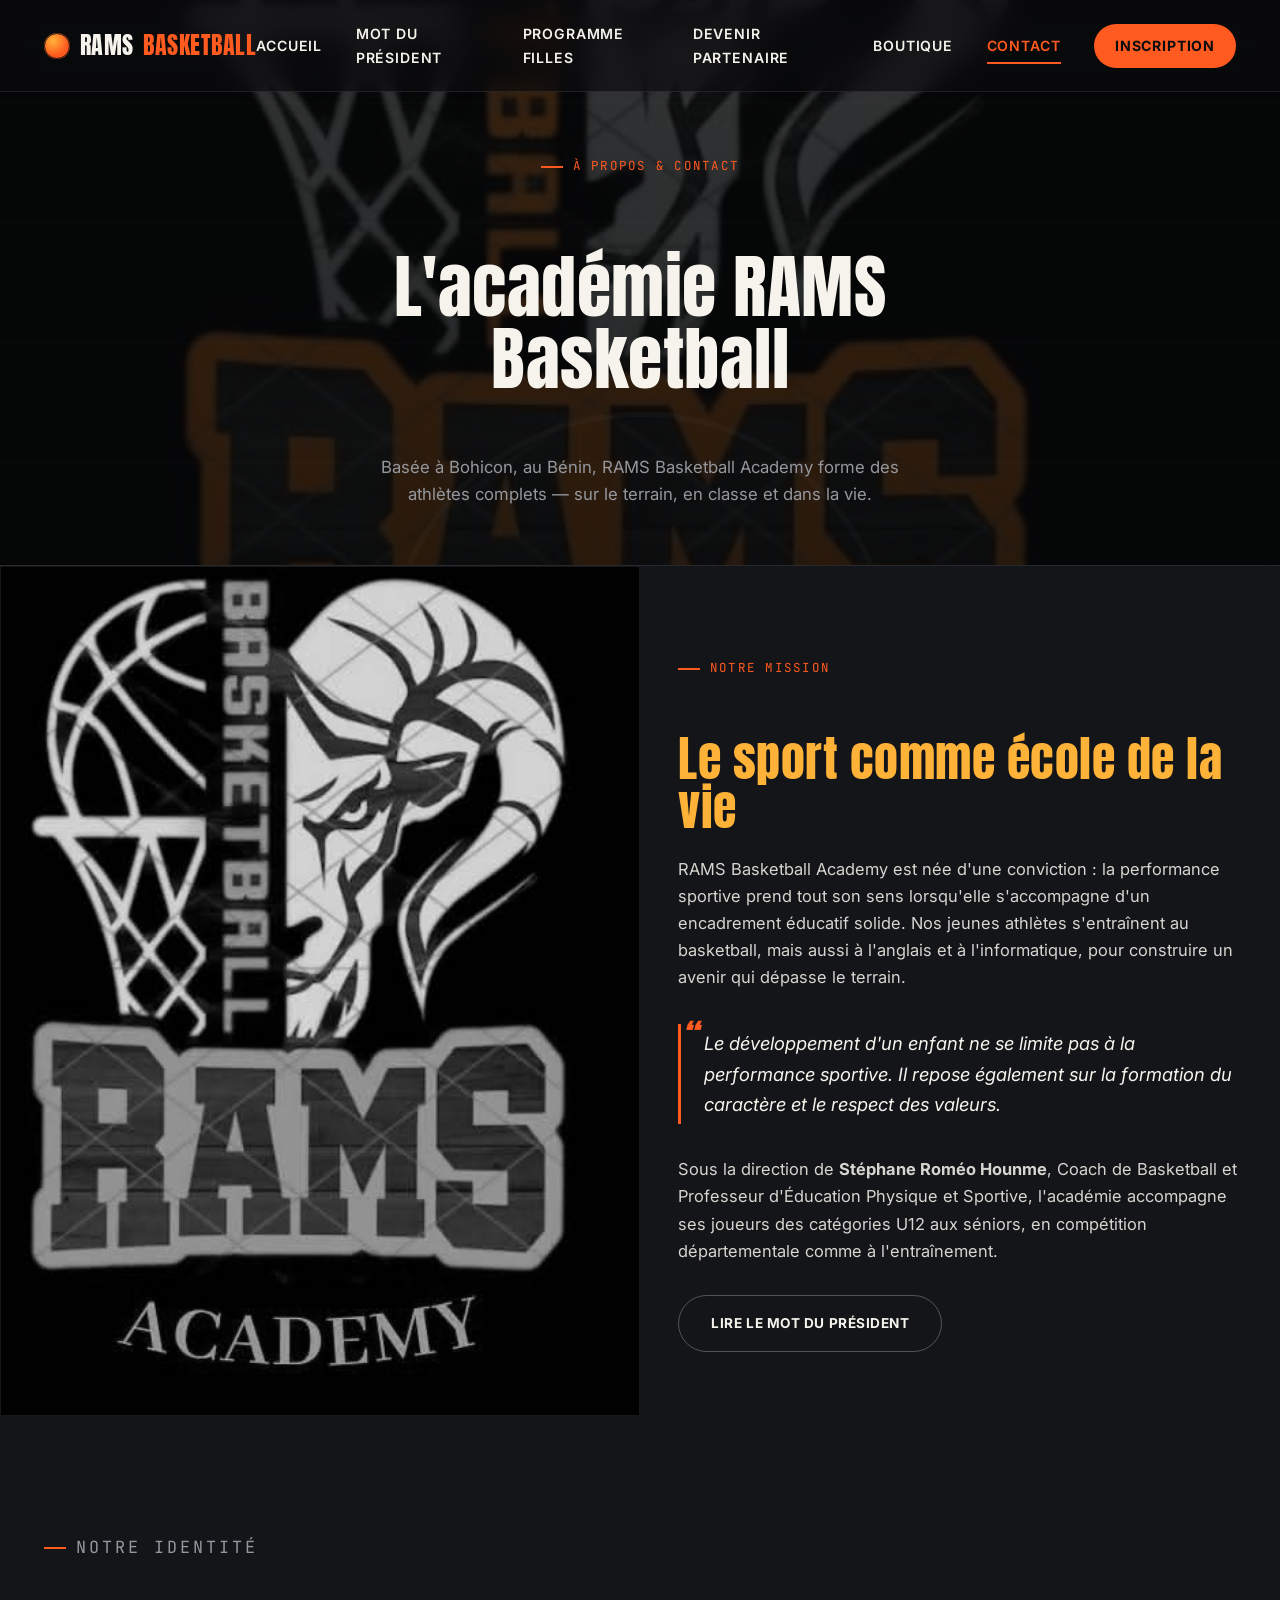
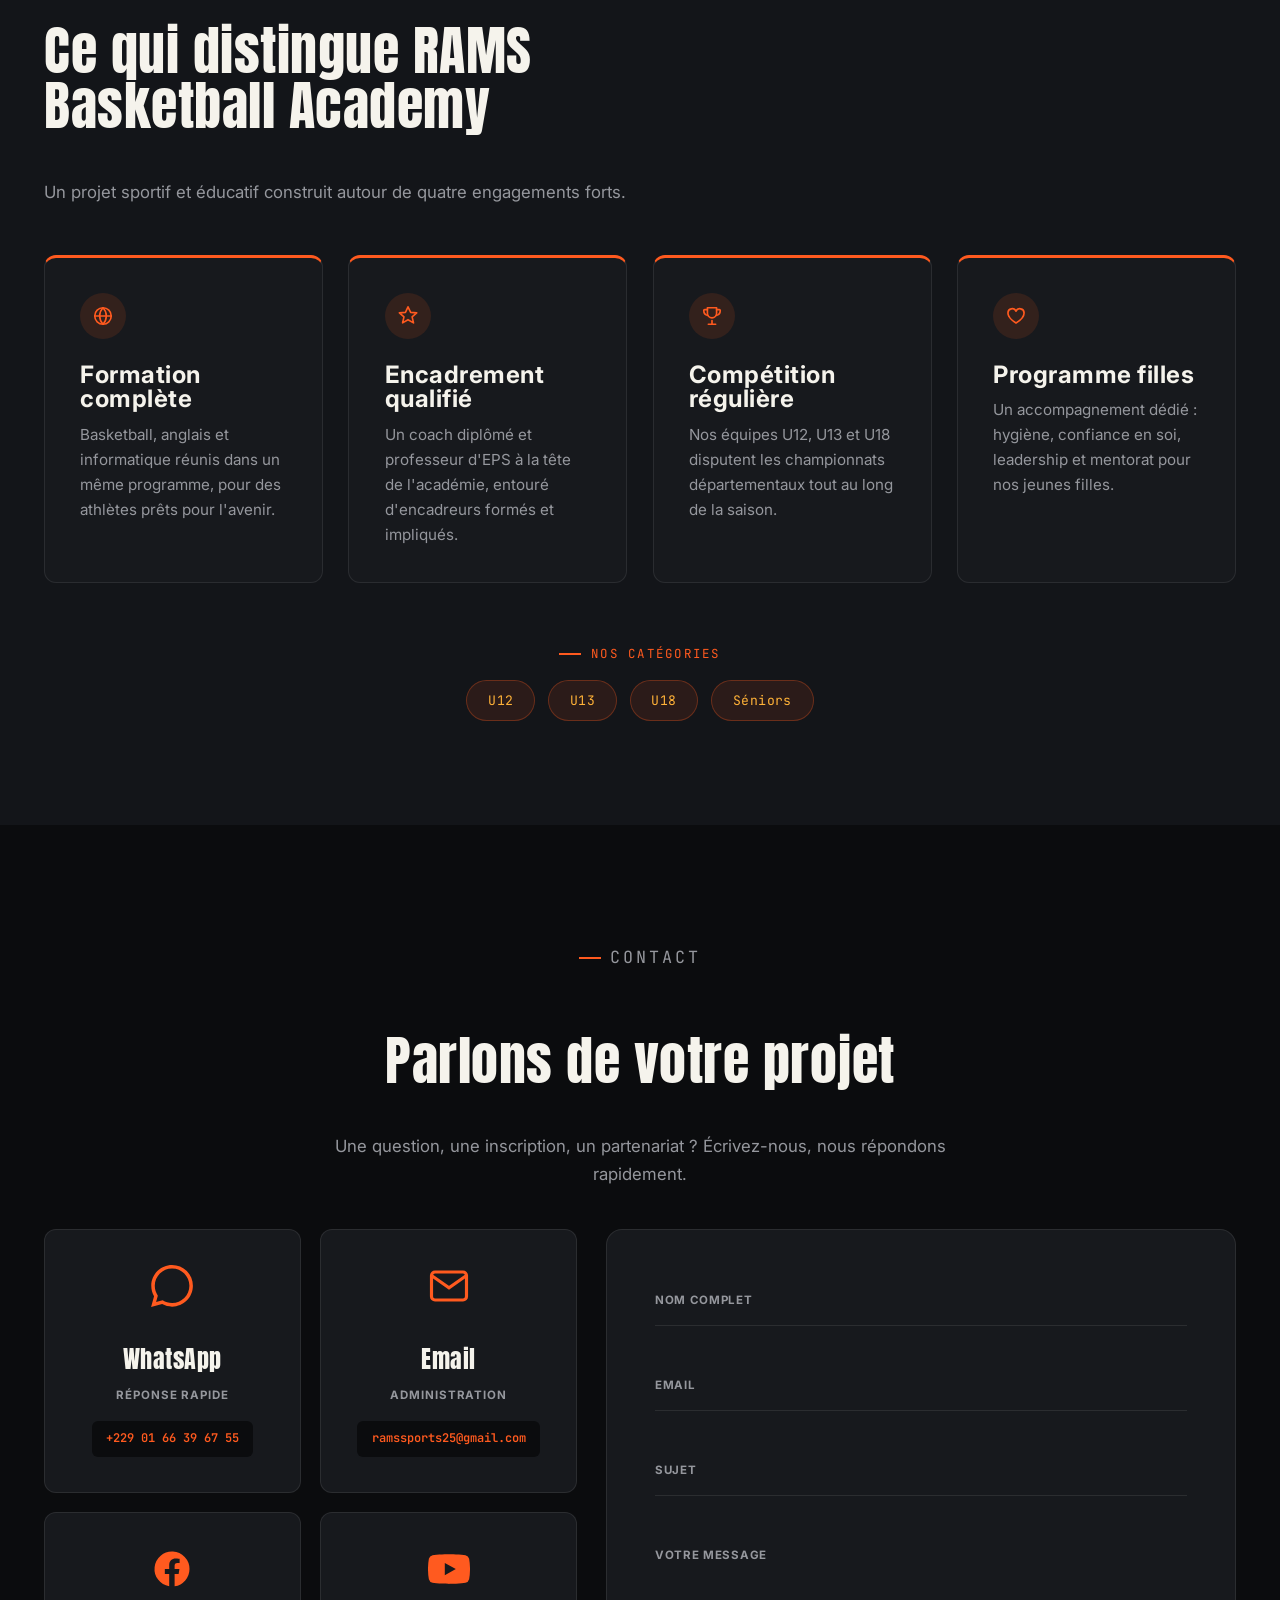
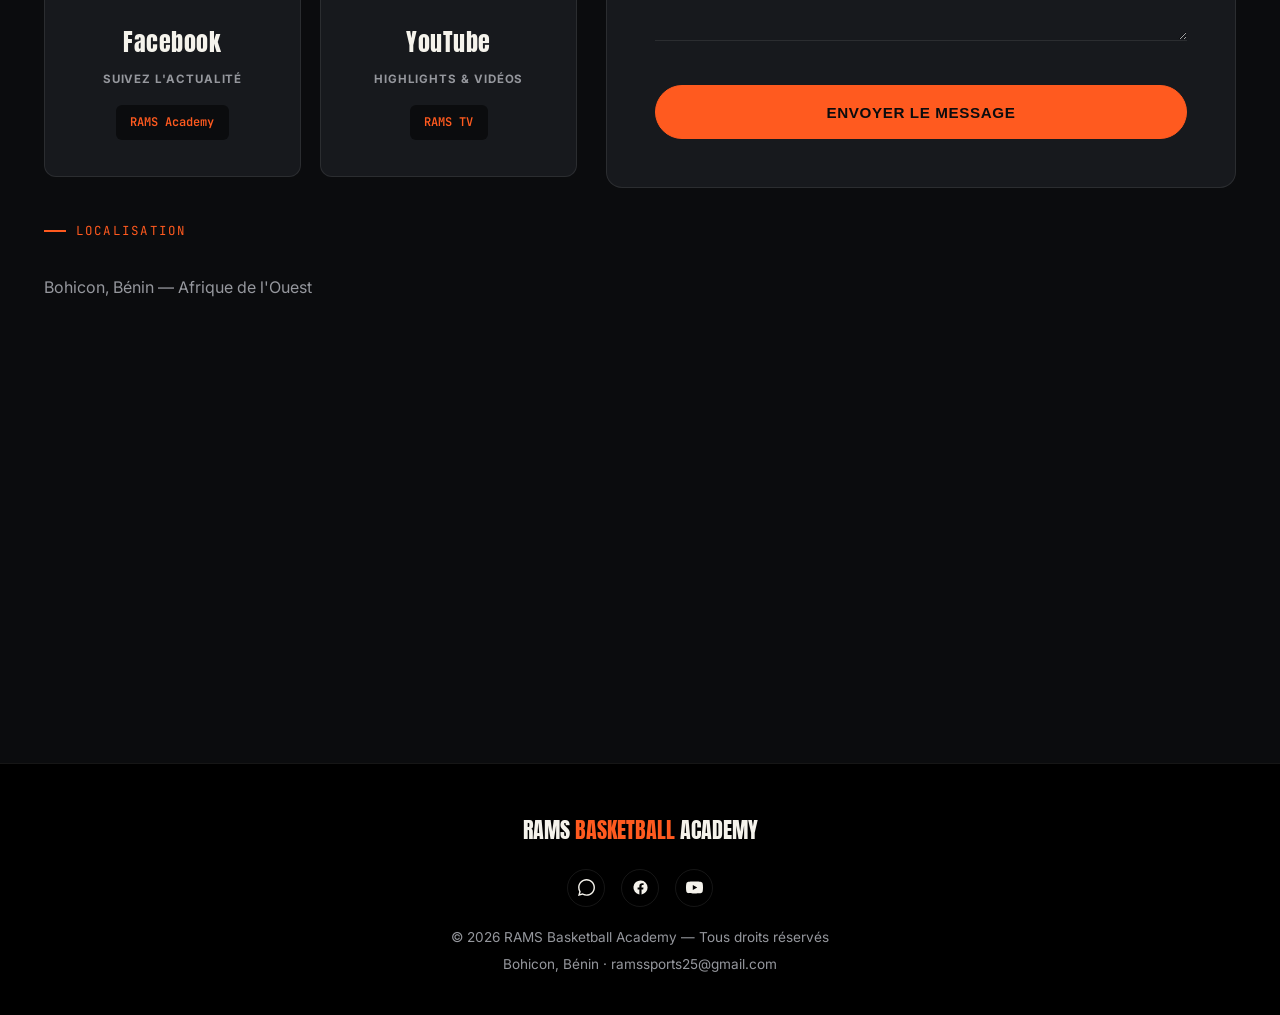
<file: contact.html>
<!DOCTYPE html>
<html lang="fr">
<head>
<meta charset="UTF-8">
<meta name="viewport" content="width=device-width, initial-scale=1.0">
<title>À Propos & Contact | RAMS Basketball Academy — Bohicon, Bénin</title>
<meta name="description" content="Découvrez RAMS Basketball Academy à Bohicon : notre mission, nos catégories U12-U18 et notre encadrement. Contactez-nous par WhatsApp, email ou formulaire.">
<meta name="robots" content="index, follow">
<meta name="theme-color" content="#0b0c0e">
<link rel="canonical" href="https://ramsbasketballacademy.com/contact.html">

<!-- Favicon -->
<link rel="icon" type="image/svg+xml" href="favicon.svg">
<link rel="alternate icon" href="favicon.svg">
<link rel="apple-touch-icon" href="favicon.svg">

<!-- Open Graph / Social -->
<meta property="og:type" content="website">
<meta property="og:site_name" content="RAMS Basketball Academy">
<meta property="og:title" content="À Propos & Contact | RAMS Basketball Academy">
<meta property="og:description" content="Notre mission, nos catégories U12-U18, notre encadrement, et tous les moyens de nous contacter à Bohicon, Bénin.">
<meta property="og:image" content="https://ramsbasketballacademy.com/images/basket.jpg">
<meta property="og:url" content="https://ramsbasketballacademy.com/contact.html">
<meta property="og:locale" content="fr_FR">
<meta name="twitter:card" content="summary_large_image">
<meta name="twitter:title" content="À Propos & Contact | RAMS Basketball Academy">
<meta name="twitter:description" content="Découvrez l'académie et contactez-nous à Bohicon, Bénin.">
<meta name="twitter:image" content="https://ramsbasketballacademy.com/images/basket.jpg">

<!-- Structured data -->
<script type="application/ld+json">
{
  "@context": "https://schema.org",
  "@type": "BreadcrumbList",
  "itemListElement": [
    { "@type": "ListItem", "position": 1, "name": "Accueil", "item": "https://ramsbasketballacademy.com/index.html" },
    { "@type": "ListItem", "position": 2, "name": "Contact", "item": "https://ramsbasketballacademy.com/contact.html" }
  ]
}
</script>
<script type="application/ld+json">
{
  "@context": "https://schema.org",
  "@type": "SportsClub",
  "name": "RAMS Basketball Academy",
  "description": "Académie de basketball à Bohicon, Bénin, proposant un encadrement complet : basketball, anglais et informatique pour jeunes joueurs des catégories U12 à U18.",
  "url": "https://ramsbasketballacademy.com/index.html",
  "email": "ramssports25@gmail.com",
  "telephone": "+2290166396755",
  "sport": "Basketball",
  "address": {
    "@type": "PostalAddress",
    "addressLocality": "Bohicon",
    "addressCountry": "BJ"
  },
  "founder": {
    "@type": "Person",
    "name": "Stéphane Roméo Hounme"
  },
  "sameAs": [
    "https://www.facebook.com/profile.php?id=61583315501887",
    "https://youtube.com/@ramsbasketballacademytv"
  ],
  "contactPoint": {
    "@type": "ContactPoint",
    "contactType": "customer service",
    "telephone": "+2290166396755",
    "email": "ramssports25@gmail.com",
    "areaServed": "BJ",
    "availableLanguage": "French"
  }
}
</script>

<link rel="preconnect" href="https://fonts.googleapis.com">
<link rel="preconnect" href="https://fonts.gstatic.com" crossorigin>
<link href="https://fonts.googleapis.com/css2?family=Anton&family=JetBrains+Mono:wght@400;600;700&family=Inter:wght@400;500;600;700;800&display=swap" rel="stylesheet">
<link rel="stylesheet" href="assets/style.css">
</head>
<body>

<a href="#main" class="skip-link">Aller au contenu</a>

<header id="siteHeader">
  <div class="container nav-row">
    <a href="index.html" class="logo">
      <span class="ball"></span>
      RAMS <span>BASKETBALL</span>
    </a>
    <button class="menu-toggle" id="menuToggle" aria-label="Ouvrir le menu" aria-expanded="false">
      <span></span><span></span><span></span>
    </button>
    <nav id="mobileMenu" class="nav-menu">
      <a href="index.html">Accueil</a>
      <a href="president.html">Mot du Président</a>
      <a href="programme_fille.html">Programme Filles</a>
      <a href="partenaire.html">Devenir Partenaire</a>
      <a href="boutique.html">Boutique</a>
      <a href="contact.html" class="active">Contact</a>
      <a href="inscription.html" class="nav-cta">Inscription</a>
    </nav>
  </div>
</header>

<main id="main">

  <!-- ============ HERO ============ -->
  <section class="page-hero">
    <img src="images/basket.jpg" alt="" class="page-hero-bg" aria-hidden="true">
    <div class="page-hero-overlay" aria-hidden="true"></div>
    <div class="court-lines" aria-hidden="true"></div>
    <div class="page-hero-inner">
      <p class="eyebrow" style="justify-content:center;">À propos & Contact</p>
      <h1>L'académie RAMS Basketball</h1>
      <p class="lede">Basée à Bohicon, au Bénin, RAMS Basketball Academy forme des athlètes complets — sur le terrain, en classe et dans la vie.</p>
    </div>
  </section>

  <!-- ============ À PROPOS : MISSION ============ -->
  <section class="bio-container reveal">
    <div class="bio-image">
      <img src="images/basket.jpg" alt="Entraînement de basketball à RAMS Basketball Academy, Bohicon">
    </div>
    <div class="bio-content">
      <p class="eyebrow">Notre mission</p>
      <h2>Le sport comme école de la vie</h2>
      <div class="bio-text">
        <p>RAMS Basketball Academy est née d'une conviction : la performance sportive prend tout son sens lorsqu'elle s'accompagne d'un encadrement éducatif solide. Nos jeunes athlètes s'entraînent au basketball, mais aussi à l'anglais et à l'informatique, pour construire un avenir qui dépasse le terrain.</p>
        <blockquote class="quote-box">
          Le développement d'un enfant ne se limite pas à la performance sportive. Il repose également sur la formation du caractère et le respect des valeurs.
        </blockquote>
        <p>Sous la direction de <strong>Stéphane Roméo Hounme</strong>, Coach de Basketball et Professeur d'Éducation Physique et Sportive, l'académie accompagne ses joueurs des catégories U12 aux séniors, en compétition départementale comme à l'entraînement.</p>
        <a href="president.html" class="btn btn-ghost" style="margin-top:.5rem;">Lire le mot du président</a>
      </div>
    </div>
  </section>

  <!-- ============ À PROPOS : CE QUI NOUS DISTINGUE ============ -->
  <section class="section section-alt">
    <div class="container">
      <div class="section-head reveal">
        <p class="eyebrow">Notre identité</p>
        <h2>Ce qui distingue RAMS Basketball Academy</h2>
        <p>Un projet sportif et éducatif construit autour de quatre engagements forts.</p>
      </div>
      <div class="axis-grid">
        <div class="axis-card reveal">
          <div class="axis-icon">
            <svg viewBox="0 0 24 24" fill="none" stroke="currentColor" stroke-width="1.8" stroke-linecap="round" stroke-linejoin="round"><circle cx="12" cy="12" r="9"/><path d="M3 12h18M12 3a13 13 0 0 1 0 18 13 13 0 0 1 0-18Z"/></svg>
          </div>
          <h3>Formation complète</h3>
          <p>Basketball, anglais et informatique réunis dans un même programme, pour des athlètes prêts pour l'avenir.</p>
        </div>
        <div class="axis-card reveal">
          <div class="axis-icon">
            <svg viewBox="0 0 24 24" fill="none" stroke="currentColor" stroke-width="1.8" stroke-linecap="round" stroke-linejoin="round"><path d="m12 2 2.9 6 6.6.6-5 4.4 1.5 6.5L12 16l-5.9 3.5L7.6 13l-5-4.4 6.6-.6L12 2Z"/></svg>
          </div>
          <h3>Encadrement qualifié</h3>
          <p>Un coach diplômé et professeur d'EPS à la tête de l'académie, entouré d'encadreurs formés et impliqués.</p>
        </div>
        <div class="axis-card reveal">
          <div class="axis-icon">
            <svg viewBox="0 0 24 24" fill="none" stroke="currentColor" stroke-width="1.8" stroke-linecap="round" stroke-linejoin="round"><path d="M8 21h8M12 17v4M17 3H7v6a5 5 0 0 0 10 0V3Z"/><path d="M7 5H4a1 1 0 0 0-1 1c0 3 2 5 4.5 5.5M17 5h3a1 1 0 0 1 1 1c0 3-2 5-4.5 5.5"/></svg>
          </div>
          <h3>Compétition régulière</h3>
          <p>Nos équipes U12, U13 et U18 disputent les championnats départementaux tout au long de la saison.</p>
        </div>
        <div class="axis-card reveal">
          <div class="axis-icon">
            <svg viewBox="0 0 24 24" fill="none" stroke="currentColor" stroke-width="1.8" stroke-linecap="round" stroke-linejoin="round"><path d="M20.8 8.6c0 5.6-8.8 11-8.8 11s-8.8-5.4-8.8-11a4.6 4.6 0 0 1 8.8-1.8A4.6 4.6 0 0 1 20.8 8.6Z"/></svg>
          </div>
          <h3>Programme filles</h3>
          <p>Un accompagnement dédié : hygiène, confiance en soi, leadership et mentorat pour nos jeunes filles.</p>
        </div>
      </div>

      <div class="reveal" style="margin-top:3rem; text-align:center;">
        <p class="eyebrow" style="justify-content:center;">Nos catégories</p>
        <div class="category-chips" style="justify-content:center;">
          <span class="chip">U12</span>
          <span class="chip">U13</span>
          <span class="chip">U18</span>
          <span class="chip">Séniors</span>
        </div>
      </div>
    </div>
  </section>

  <!-- ============ CONTACT ============ -->
  <section class="section" id="contact-section">
    <div class="container">
      <div class="section-head reveal" style="margin:0 auto 2.5rem; text-align:center;">
        <p class="eyebrow" style="justify-content:center;">Contact</p>
        <h2>Parlons de votre projet</h2>
        <p>Une question, une inscription, un partenariat ? Écrivez-nous, nous répondons rapidement.</p>
      </div>

      <div class="cards contact-layout">

        <div class="reveal" style="display:flex; flex-direction:column; gap:2rem;">
          <div class="contact-grid contact-info-grid">
            <a href="https://wa.me/2290166396755" target="_blank" rel="noopener" class="contact-card">
              <svg class="contact-icon" viewBox="0 0 24 24" fill="currentColor"><path d="M.057 24l1.687-6.163c-1.041-1.804-1.588-3.849-1.587-5.946.003-6.556 5.338-11.891 11.893-11.891 3.181.001 6.167 1.24 8.413 3.488 2.245 2.248 3.481 5.236 3.48 8.414-.003 6.557-5.338 11.892-11.893 11.892-1.99-.001-3.951-.5-5.688-1.448l-6.305 1.654zm6.597-3.807c1.676.995 3.276 1.591 5.392 1.592 5.448 0 9.886-4.434 9.889-9.885.002-5.462-4.415-9.89-9.881-9.892-5.452 0-9.887 4.434-9.889 9.884-.001 2.225.651 3.891 1.746 5.634l-.999 3.648 3.742-.981z"/></svg>
              <h3>WhatsApp</h3>
              <p>Réponse rapide</p>
              <span class="btn-sm">+229 01 66 39 67 55</span>
            </a>
            <a href="mailto:ramssports25@gmail.com" class="contact-card">
              <svg class="contact-icon" viewBox="0 0 24 24" fill="none" stroke="currentColor" stroke-width="1.8"><rect x="2" y="4" width="20" height="16" rx="2"/><path d="m22 6-10 7L2 6"/></svg>
              <h3>Email</h3>
              <p>Administration</p>
              <span class="btn-sm">ramssports25@gmail.com</span>
            </a>
            <a href="https://www.facebook.com/profile.php?id=61583315501887" target="_blank" rel="noopener" class="contact-card">
              <svg class="contact-icon" viewBox="0 0 24 24" fill="currentColor"><path d="M22 12a10 10 0 1 0-11.6 9.87v-6.98H7.9V12h2.5V9.8c0-2.48 1.48-3.85 3.74-3.85 1.08 0 2.21.2 2.21.2v2.43h-1.25c-1.23 0-1.61.76-1.61 1.55V12h2.74l-.44 2.89h-2.3v6.98A10 10 0 0 0 22 12"/></svg>
              <h3>Facebook</h3>
              <p>Suivez l'actualité</p>
              <span class="btn-sm">RAMS Academy</span>
            </a>
            <a href="https://youtube.com/@ramsbasketballacademytv?si=yb4FvzC7GIsg05wH" target="_blank" rel="noopener" class="contact-card">
              <svg class="contact-icon" viewBox="0 0 24 24" fill="currentColor"><path d="M23.5 6.2a3 3 0 0 0-2.1-2.1C19.5 3.5 12 3.5 12 3.5s-7.5 0-9.4.6A3 3 0 0 0 .5 6.2 31 31 0 0 0 0 12a31 31 0 0 0 .5 5.8 3 3 0 0 0 2.1 2.1c1.9.6 9.4.6 9.4.6s7.5 0 9.4-.6a3 3 0 0 0 2.1-2.1A31 31 0 0 0 24 12a31 31 0 0 0-.5-5.8ZM9.6 15.5V8.5l6.3 3.5-6.3 3.5Z"/></svg>
              <h3>YouTube</h3>
              <p>Highlights & vidéos</p>
              <span class="btn-sm">RAMS TV</span>
            </a>
          </div>

          <div>
            <p class="eyebrow">Localisation</p>
            <p style="color:var(--muted); margin-bottom:0;">Bohicon, Bénin — Afrique de l'Ouest</p>
            <iframe class="map-frame" src="https://www.google.com/maps?q=Bohicon,Benin&output=embed" title="Localisation de RAMS Basketball Academy à Bohicon" loading="lazy" referrerpolicy="no-referrer-when-downgrade"></iframe>
          </div>
        </div>

        <form id="contactForm" class="form-card reveal">
          <div class="field-float">
            <input type="text" name="nom" id="nom" required autocomplete="off" pattern="[^<>]*">
            <label for="nom">Nom complet</label>
          </div>
          <div class="field-float">
            <input type="email" name="email" id="email" required autocomplete="off">
            <label for="email">Email</label>
          </div>
          <div class="field-float">
            <input type="text" name="sujet" id="sujet" required autocomplete="off" pattern="[^<>]*">
            <label for="sujet">Sujet</label>
          </div>
          <div class="field-float">
            <textarea name="message" id="msg" rows="4" required></textarea>
            <label for="msg">Votre message</label>
          </div>
          <button type="submit" class="btn btn-block" id="btnTxt">Envoyer le message</button>
        </form>

      </div>

      <div class="success-box reveal" id="successMessage" style="margin-top:2rem;">
        <div class="success-check">✓</div>
        <h2>Message envoyé !</h2>
        <p>Merci de nous avoir écrit. Nous vous répondrons dans les plus brefs délais.</p>
      </div>
    </div>
  </section>

</main>

<footer>
  <div class="footer-logo">RAMS <span>BASKETBALL</span> ACADEMY</div>
  <div class="footer-socials">
    <a href="https://wa.me/2290166396755" target="_blank" rel="noopener" aria-label="WhatsApp"><svg viewBox="0 0 24 24" fill="currentColor"><path d="M.057 24l1.687-6.163c-1.041-1.804-1.588-3.849-1.587-5.946.003-6.556 5.338-11.891 11.893-11.891 3.181.001 6.167 1.24 8.413 3.488 2.245 2.248 3.481 5.236 3.48 8.414-.003 6.557-5.338 11.892-11.893 11.892-1.99-.001-3.951-.5-5.688-1.448l-6.305 1.654zm6.597-3.807c1.676.995 3.276 1.591 5.392 1.592 5.448 0 9.886-4.434 9.889-9.885.002-5.462-4.415-9.89-9.881-9.892-5.452 0-9.887 4.434-9.889 9.884-.001 2.225.651 3.891 1.746 5.634l-.999 3.648 3.742-.981z"/></svg></a>
    <a href="https://www.facebook.com/profile.php?id=61583315501887" target="_blank" rel="noopener" aria-label="Facebook"><svg viewBox="0 0 24 24" fill="currentColor"><path d="M22 12a10 10 0 1 0-11.6 9.87v-6.98H7.9V12h2.5V9.8c0-2.48 1.48-3.85 3.74-3.85 1.08 0 2.21.2 2.21.2v2.43h-1.25c-1.23 0-1.61.76-1.61 1.55V12h2.74l-.44 2.89h-2.3v6.98A10 10 0 0 0 22 12"/></svg></a>
    <a href="https://youtube.com/@ramsbasketballacademytv?si=yb4FvzC7GIsg05wH" target="_blank" rel="noopener" aria-label="YouTube"><svg viewBox="0 0 24 24" fill="currentColor"><path d="M23.5 6.2a3 3 0 0 0-2.1-2.1C19.5 3.5 12 3.5 12 3.5s-7.5 0-9.4.6A3 3 0 0 0 .5 6.2 31 31 0 0 0 0 12a31 31 0 0 0 .5 5.8 3 3 0 0 0 2.1 2.1c1.9.6 9.4.6 9.4.6s7.5 0 9.4-.6a3 3 0 0 0 2.1-2.1A31 31 0 0 0 24 12a31 31 0 0 0-.5-5.8ZM9.6 15.5V8.5l6.3 3.5-6.3 3.5Z"/></svg></a>
  </div>
  <p>© 2026 RAMS Basketball Academy — Tous droits réservés</p>
  <p>Bohicon, Bénin · ramssports25@gmail.com</p>
</footer>

<button class="to-top" id="toTop" aria-label="Retour en haut">↑</button>

<script src="assets/main.js"></script>
<script>
  // Secure AJAX submission (Formspree)
  const contactForm = document.getElementById('contactForm');
  const btnTxt = document.getElementById('btnTxt');
  const successMsg = document.getElementById('successMessage');

  contactForm.addEventListener('submit', async (e) => {
    e.preventDefault();
    btnTxt.innerText = 'Envoi en cours...';
    btnTxt.disabled = true;

    const formData = new FormData(contactForm);
    const data = {};
    formData.forEach((val, key) => {
      data[key] = val.toString().replace(/<\/?[^>]+(>|$)/g, ''); // Sécurité anti-XSS
    });

    try {
      const response = await fetch('https://formspree.io/f/mkovbelj', {
        method: 'POST',
        body: JSON.stringify(data),
        headers: { 'Accept': 'application/json', 'Content-Type': 'application/json' }
      });

      if (response.ok) {
        contactForm.style.display = 'none';
        successMsg.classList.add('show', 'is-visible');
        successMsg.scrollIntoView({ behavior: 'smooth', block: 'center' });
      } else {
        throw new Error('Request failed');
      }
    } catch (err) {
      alert("Erreur lors de l'envoi. Veuillez réessayer.");
      btnTxt.innerText = 'Envoyer le message';
      btnTxt.disabled = false;
    }
  });
</script>
</body>
</html>
</file>
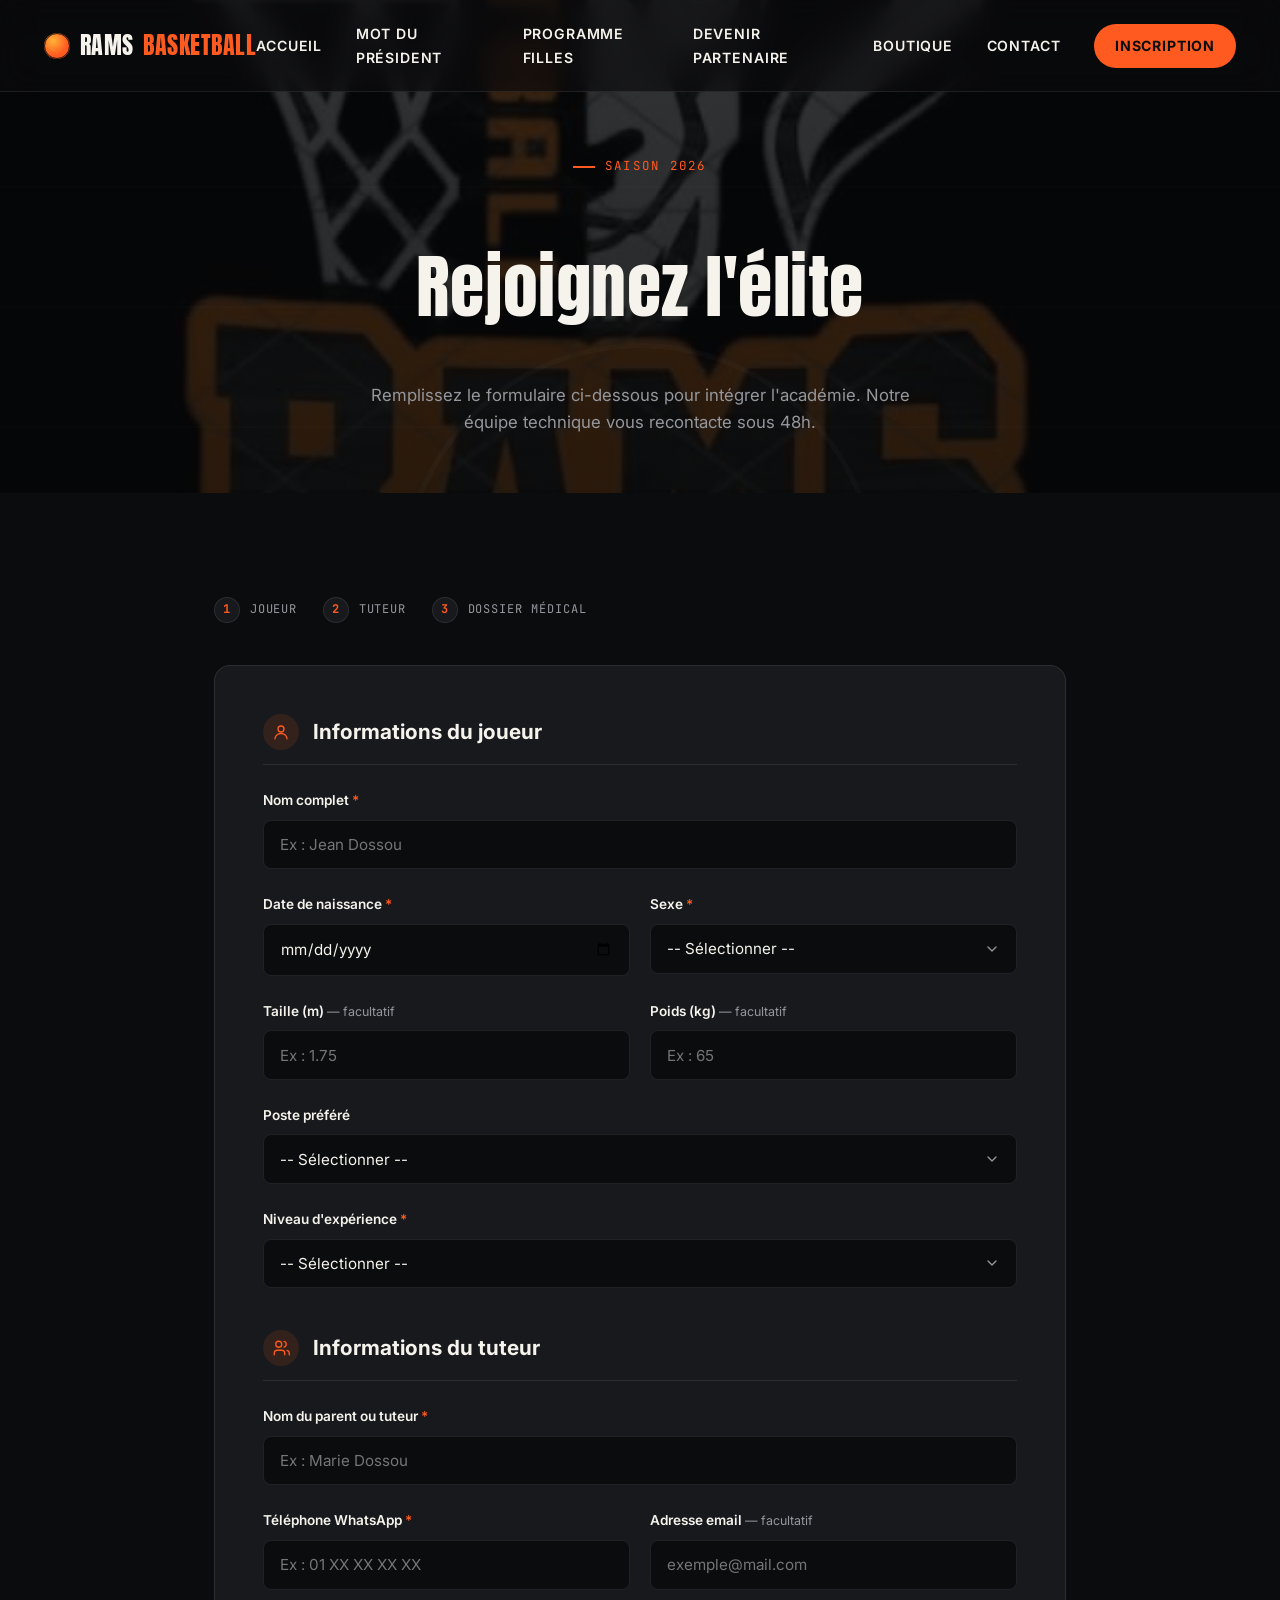
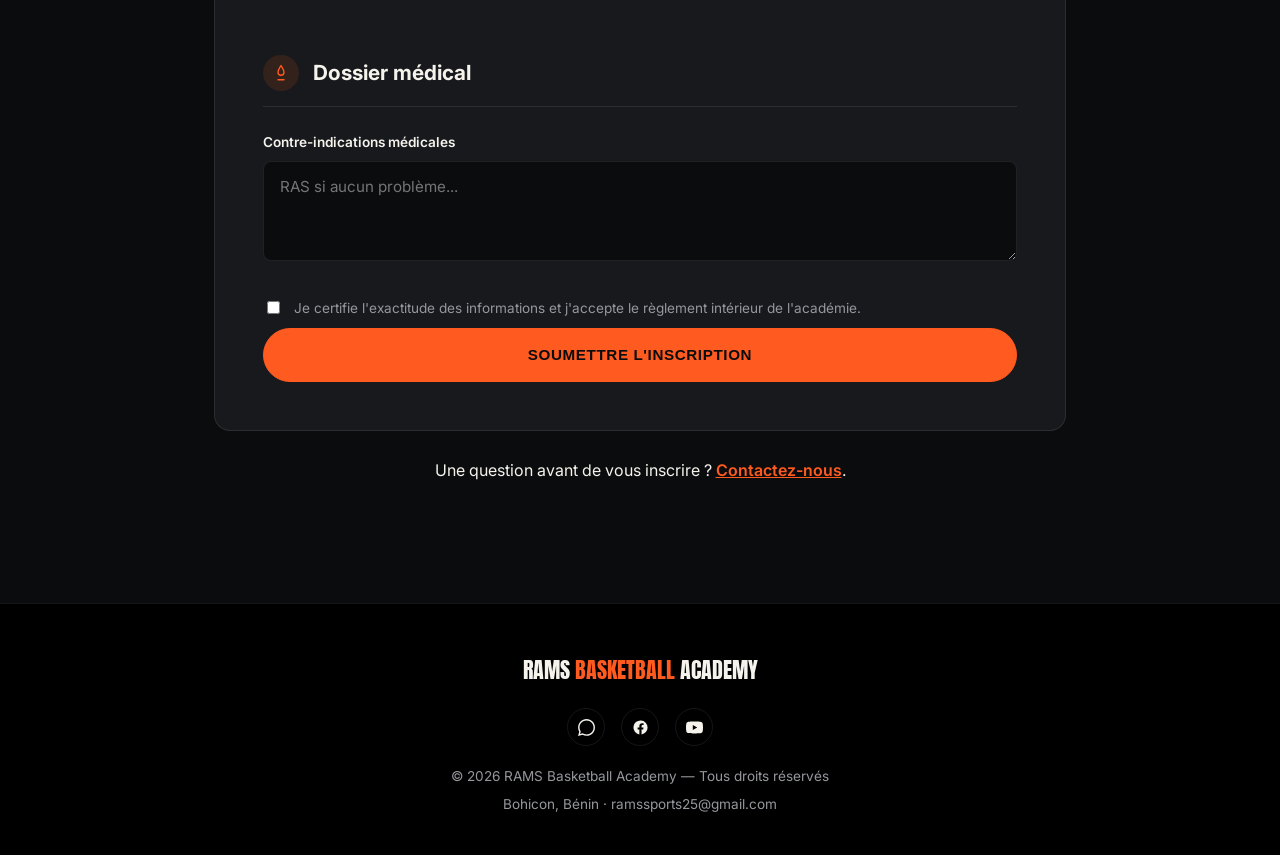
<file: inscription.html>
<!DOCTYPE html>
<html lang="fr">
<head>
<meta charset="UTF-8">
<meta name="viewport" content="width=device-width, initial-scale=1.0">
<title>Inscription | RAMS Basketball Academy</title>
<meta name="description" content="Inscrivez votre enfant à RAMS Basketball Academy à Bohicon. Formulaire d'inscription simple et sécurisé pour rejoindre l'académie.">
<meta name="robots" content="index, follow">
<meta name="theme-color" content="#0b0c0e">
<link rel="canonical" href="https://ramsbasketballacademy.com/inscription.html">

<!-- Favicon -->
<link rel="icon" type="image/svg+xml" href="favicon.svg">
<link rel="alternate icon" href="favicon.svg">
<link rel="apple-touch-icon" href="favicon.svg">

<!-- Open Graph / Social -->
<meta property="og:type" content="website">
<meta property="og:site_name" content="RAMS Basketball Academy">
<meta property="og:title" content="Inscription | RAMS Basketball Academy">
<meta property="og:description" content="Rejoignez l'académie : remplissez le formulaire d'inscription pour votre enfant.">
<meta property="og:image" content="https://ramsbasketballacademy.com/images/basket.jpg">
<meta property="og:url" content="https://ramsbasketballacademy.com/inscription.html">
<meta property="og:locale" content="fr_FR">
<meta name="twitter:card" content="summary_large_image">
<meta name="twitter:title" content="Inscription | RAMS Basketball Academy">
<meta name="twitter:description" content="Formulaire d'inscription pour rejoindre RAMS Basketball Academy à Bohicon.">
<meta name="twitter:image" content="https://ramsbasketballacademy.com/images/basket.jpg">

<!-- Structured data -->
<script type="application/ld+json">
{
  "@context": "https://schema.org",
  "@type": "BreadcrumbList",
  "itemListElement": [
    { "@type": "ListItem", "position": 1, "name": "Accueil", "item": "https://ramsbasketballacademy.com/index.html" },
    { "@type": "ListItem", "position": 2, "name": "Inscription", "item": "https://ramsbasketballacademy.com/inscription.html" }
  ]
}
</script>

<link rel="preconnect" href="https://fonts.googleapis.com">
<link rel="preconnect" href="https://fonts.gstatic.com" crossorigin>
<link href="https://fonts.googleapis.com/css2?family=Anton&family=JetBrains+Mono:wght@400;600;700&family=Inter:wght@400;500;600;700;800&display=swap" rel="stylesheet">
<link rel="stylesheet" href="assets/style.css">
</head>
<body>

<a href="#main" class="skip-link">Aller au contenu</a>

<header id="siteHeader">
  <div class="container nav-row">
    <a href="index.html" class="logo">
      <span class="ball"></span>
      RAMS <span>BASKETBALL</span>
    </a>
    <button class="menu-toggle" id="menuToggle" aria-label="Ouvrir le menu" aria-expanded="false">
      <span></span><span></span><span></span>
    </button>
    <nav id="mobileMenu" class="nav-menu">
      <a href="index.html">Accueil</a>
      <a href="president.html">Mot du Président</a>
      <a href="programme_fille.html">Programme Filles</a>
      <a href="partenaire.html">Devenir Partenaire</a>
      <a href="boutique.html">Boutique</a>
      <a href="contact.html">Contact</a>
      <a href="inscription.html" class="nav-cta active">Inscription</a>
    </nav>
  </div>
</header>

<main id="main">

  <section class="page-hero" style="min-height:42vh;">
    <img src="images/basket.jpg" alt="" class="page-hero-bg" aria-hidden="true">
    <div class="page-hero-overlay" aria-hidden="true"></div>
    <div class="court-lines" aria-hidden="true"></div>
    <div class="page-hero-inner">
      <p class="eyebrow" style="justify-content:center;">Saison 2026</p>
      <h1>Rejoignez l'élite</h1>
      <p class="lede">Remplissez le formulaire ci-dessous pour intégrer l'académie. Notre équipe technique vous recontacte sous 48h.</p>
    </div>
  </section>

  <section class="section">
    <div class="container form-wrap">

      <div class="success-box reveal" id="successMessage">
        <div class="success-check">✓</div>
        <h2>Félicitations !</h2>
        <p>L'inscription de <strong><span id="playerName"></span></strong> a bien été transmise. Notre équipe technique vous contactera par téléphone pour les tests de niveau.</p>
      </div>

      <div class="form-steps reveal">
        <span class="form-step"><span class="num">1</span> Joueur</span>
        <span class="form-step"><span class="num">2</span> Tuteur</span>
        <span class="form-step"><span class="num">3</span> Dossier médical</span>
      </div>

      <form id="inscriptionForm" class="form-card reveal">

        <div class="form-section-title">
          <span class="icon">
            <svg viewBox="0 0 24 24" fill="none" stroke="currentColor" stroke-width="1.8" stroke-linecap="round" stroke-linejoin="round"><circle cx="12" cy="8" r="4"/><path d="M4 21c0-4 3.6-7 8-7s8 3 8 7"/></svg>
          </span>
          Informations du joueur
        </div>

        <div class="field">
          <label>Nom complet <span class="req">*</span></label>
          <input type="text" name="nom" required pattern="[^<>]*" title="Format invalide" placeholder="Ex : Jean Dossou">
        </div>

        <div class="field-row">
          <div class="field">
            <label>Date de naissance <span class="req">*</span></label>
            <input type="date" name="date_naissance" id="dateNaissance" required>
            <span class="age-badge" id="ageBadge"></span>
          </div>
          <div class="field">
            <label>Sexe <span class="req">*</span></label>
            <select name="sexe" required>
              <option value="">-- Sélectionner --</option>
              <option>Masculin</option>
              <option>Féminin</option>
            </select>
          </div>
        </div>

        <div class="field-row">
          <div class="field">
            <label>Taille (m) <span class="hint" style="display:inline;">— facultatif</span></label>
            <input type="number" name="taille" step="0.01" min="0" placeholder="Ex : 1.75">
          </div>
          <div class="field">
            <label>Poids (kg) <span class="hint" style="display:inline;">— facultatif</span></label>
            <input type="number" name="poids" min="0" placeholder="Ex : 65">
          </div>
        </div>

        <div class="field">
          <label>Poste préféré</label>
          <select name="poste">
            <option value="Non défini">-- Sélectionner --</option>
            <option>Meneur</option>
            <option>Arrière</option>
            <option>Ailier</option>
            <option>Ailier Fort</option>
            <option>Pivot</option>
          </select>
        </div>

        <div class="field">
          <label>Niveau d'expérience <span class="req">*</span></label>
          <select name="experience" required>
            <option value="">-- Sélectionner --</option>
            <option>Débutant (jamais joué)</option>
            <option>Intermédiaire (pratique scolaire)</option>
            <option>Avancé (en club)</option>
          </select>
        </div>

        <div class="form-section-title">
          <span class="icon">
            <svg viewBox="0 0 24 24" fill="none" stroke="currentColor" stroke-width="1.8" stroke-linecap="round" stroke-linejoin="round"><path d="M17 21v-2a4 4 0 0 0-4-4H7a4 4 0 0 0-4 4v2"/><circle cx="9" cy="7" r="4"/><path d="M23 21v-2a4 4 0 0 0-3-3.87"/><path d="M16 3.13a4 4 0 0 1 0 7.75"/></svg>
          </span>
          Informations du tuteur
        </div>

        <div class="field">
          <label>Nom du parent ou tuteur <span class="req">*</span></label>
          <input type="text" name="tuteur" required pattern="[^<>]*" placeholder="Ex : Marie Dossou">
        </div>

        <div class="field-row">
          <div class="field">
            <label>Téléphone WhatsApp <span class="req">*</span></label>
            <input type="tel" name="telephone" required pattern="^[0-9+\s]+$" title="Numéro valide uniquement" placeholder="Ex : 01 XX XX XX XX">
          </div>
          <div class="field">
            <label>Adresse email <span class="hint" style="display:inline;">— facultatif</span></label>
            <input type="email" name="email" placeholder="exemple@mail.com">
          </div>
        </div>

        <div class="form-section-title">
          <span class="icon">
            <svg viewBox="0 0 24 24" fill="none" stroke="currentColor" stroke-width="1.8" stroke-linecap="round" stroke-linejoin="round"><path d="M12 2c-1.5 3-4 5.5-4 9a4 4 0 0 0 8 0c0-3.5-2.5-6-4-9Z"/><path d="M8 21h8"/></svg>
          </span>
          Dossier médical
        </div>

        <div class="field">
          <label>Contre-indications médicales</label>
          <textarea name="sante" rows="3" placeholder="RAS si aucun problème..."></textarea>
        </div>

        <label class="checkbox-field">
          <input type="checkbox" required>
          Je certifie l'exactitude des informations et j'accepte le règlement intérieur de l'académie.
        </label>

        <button type="submit" id="submitBtn" class="btn btn-block">Soumettre l'inscription</button>
      </form>

      <p class="hint reveal" style="text-align:center; margin-top:1.6rem;">
        Une question avant de vous inscrire ? <a href="contact.html" style="color:var(--flash); font-weight:600;">Contactez-nous</a>.
      </p>
    </div>
  </section>

</main>

<footer>
  <div class="footer-logo">RAMS <span>BASKETBALL</span> ACADEMY</div>
  <div class="footer-socials">
    <a href="https://wa.me/2290166396755" target="_blank" rel="noopener" aria-label="WhatsApp"><svg viewBox="0 0 24 24" fill="currentColor"><path d="M.057 24l1.687-6.163c-1.041-1.804-1.588-3.849-1.587-5.946.003-6.556 5.338-11.891 11.893-11.891 3.181.001 6.167 1.24 8.413 3.488 2.245 2.248 3.481 5.236 3.48 8.414-.003 6.557-5.338 11.892-11.893 11.892-1.99-.001-3.951-.5-5.688-1.448l-6.305 1.654zm6.597-3.807c1.676.995 3.276 1.591 5.392 1.592 5.448 0 9.886-4.434 9.889-9.885.002-5.462-4.415-9.89-9.881-9.892-5.452 0-9.887 4.434-9.889 9.884-.001 2.225.651 3.891 1.746 5.634l-.999 3.648 3.742-.981z"/></svg></a>
    <a href="https://www.facebook.com/profile.php?id=61583315501887" target="_blank" rel="noopener" aria-label="Facebook"><svg viewBox="0 0 24 24" fill="currentColor"><path d="M22 12a10 10 0 1 0-11.6 9.87v-6.98H7.9V12h2.5V9.8c0-2.48 1.48-3.85 3.74-3.85 1.08 0 2.21.2 2.21.2v2.43h-1.25c-1.23 0-1.61.76-1.61 1.55V12h2.74l-.44 2.89h-2.3v6.98A10 10 0 0 0 22 12"/></svg></a>
    <a href="https://youtube.com/@ramsbasketballacademytv?si=yb4FvzC7GIsg05wH" target="_blank" rel="noopener" aria-label="YouTube"><svg viewBox="0 0 24 24" fill="currentColor"><path d="M23.5 6.2a3 3 0 0 0-2.1-2.1C19.5 3.5 12 3.5 12 3.5s-7.5 0-9.4.6A3 3 0 0 0 .5 6.2 31 31 0 0 0 0 12a31 31 0 0 0 .5 5.8 3 3 0 0 0 2.1 2.1c1.9.6 9.4.6 9.4.6s7.5 0 9.4-.6a3 3 0 0 0 2.1-2.1A31 31 0 0 0 24 12a31 31 0 0 0-.5-5.8ZM9.6 15.5V8.5l6.3 3.5-6.3 3.5Z"/></svg></a>
  </div>
  <p>© 2026 RAMS Basketball Academy — Tous droits réservés</p>
  <p>Bohicon, Bénin · ramssports25@gmail.com</p>
</footer>

<button class="to-top" id="toTop" aria-label="Retour en haut">↑</button>

<script src="assets/main.js"></script>
<script>
  // Age category badge — updates as soon as a birth date is picked
  const dateInput = document.getElementById('dateNaissance');
  const ageBadge = document.getElementById('ageBadge');
  dateInput.addEventListener('change', () => {
    if (!dateInput.value) { ageBadge.classList.remove('show'); return; }
    const birth = new Date(dateInput.value);
    const today = new Date();
    let age = today.getFullYear() - birth.getFullYear();
    const m = today.getMonth() - birth.getMonth();
    if (m < 0 || (m === 0 && today.getDate() < birth.getDate())) age--;
    let category = '';
    if (age <= 0 || age > 25) { category = null; }
    else if (age <= 11) category = 'U11';
    else if (age <= 13) category = 'U13';
    else if (age <= 15) category = 'U15';
    else if (age <= 18) category = 'U18';
    else category = 'Senior';
    if (category && age > 0) {
      ageBadge.textContent = `${age} ans · Catégorie ${category}`;
      ageBadge.classList.add('show');
    } else {
      ageBadge.classList.remove('show');
    }
  });

  // Secure AJAX submission (Formspree)
  const form = document.getElementById('inscriptionForm');
  const successBox = document.getElementById('successMessage');
  const submitBtn = document.getElementById('submitBtn');
  const playerNameDisplay = document.getElementById('playerName');

  form.addEventListener('submit', function (e) {
    e.preventDefault();

    submitBtn.disabled = true;
    submitBtn.innerText = 'Transmission en cours...';

    const formData = new FormData(form);
    const data = {};

    // Nettoyage anti-XSS
    formData.forEach((value, key) => {
      data[key] = value.toString().replace(/<\/?[^>]+(>|$)/g, '');
    });

    fetch('https://formspree.io/f/mkovbelj', {
      method: 'POST',
      body: JSON.stringify(data),
      headers: {
        'Accept': 'application/json',
        'Content-Type': 'application/json'
      }
    }).then(response => {
      if (response.ok) {
        playerNameDisplay.innerText = data.nom;
        form.style.display = 'none';
        successBox.classList.add('show', 'is-visible');
        window.scrollTo({ top: 0, behavior: 'smooth' });
      } else {
        alert("Erreur lors de l'envoi. Veuillez vérifier les champs.");
        submitBtn.disabled = false;
        submitBtn.innerText = "Soumettre l'inscription";
      }
    }).catch(() => {
      alert('Erreur réseau. Vérifiez votre connexion.');
      submitBtn.disabled = false;
      submitBtn.innerText = "Soumettre l'inscription";
    });
  });
</script>
</body>
</html>
</file>
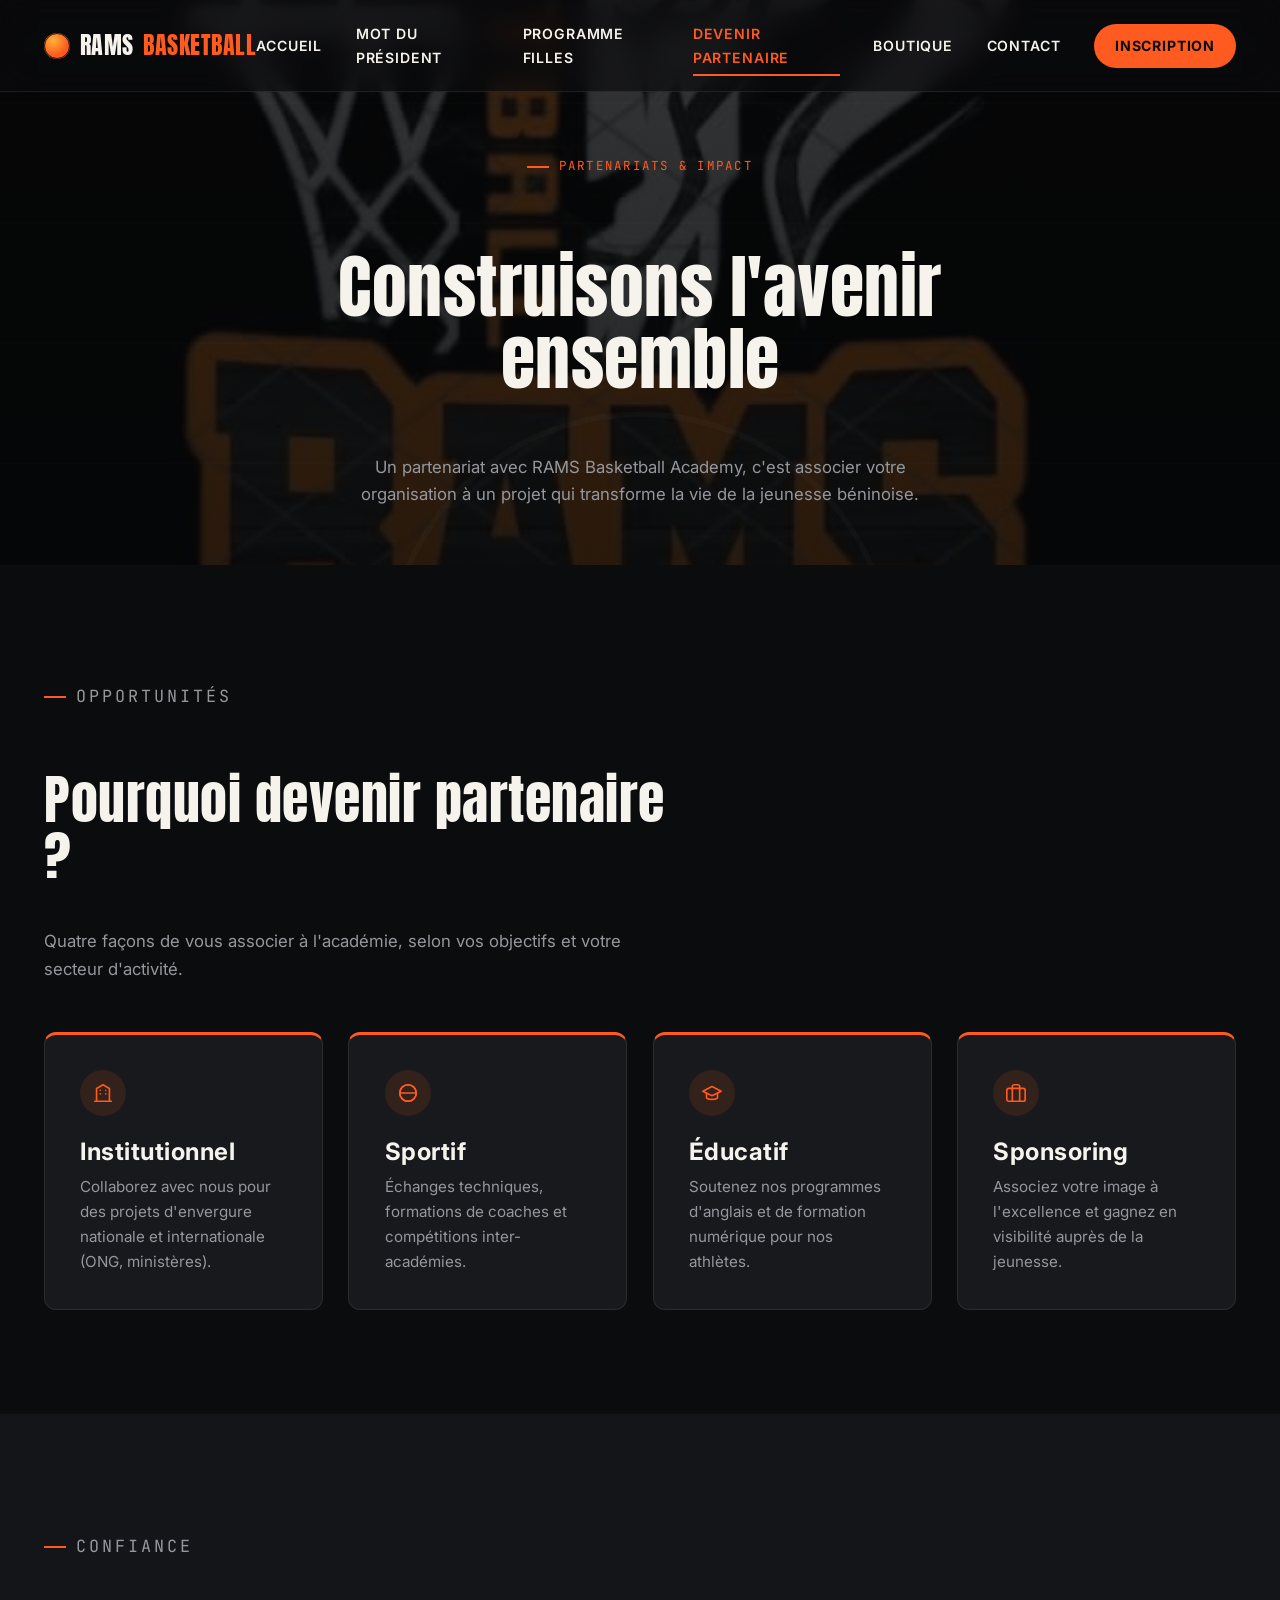
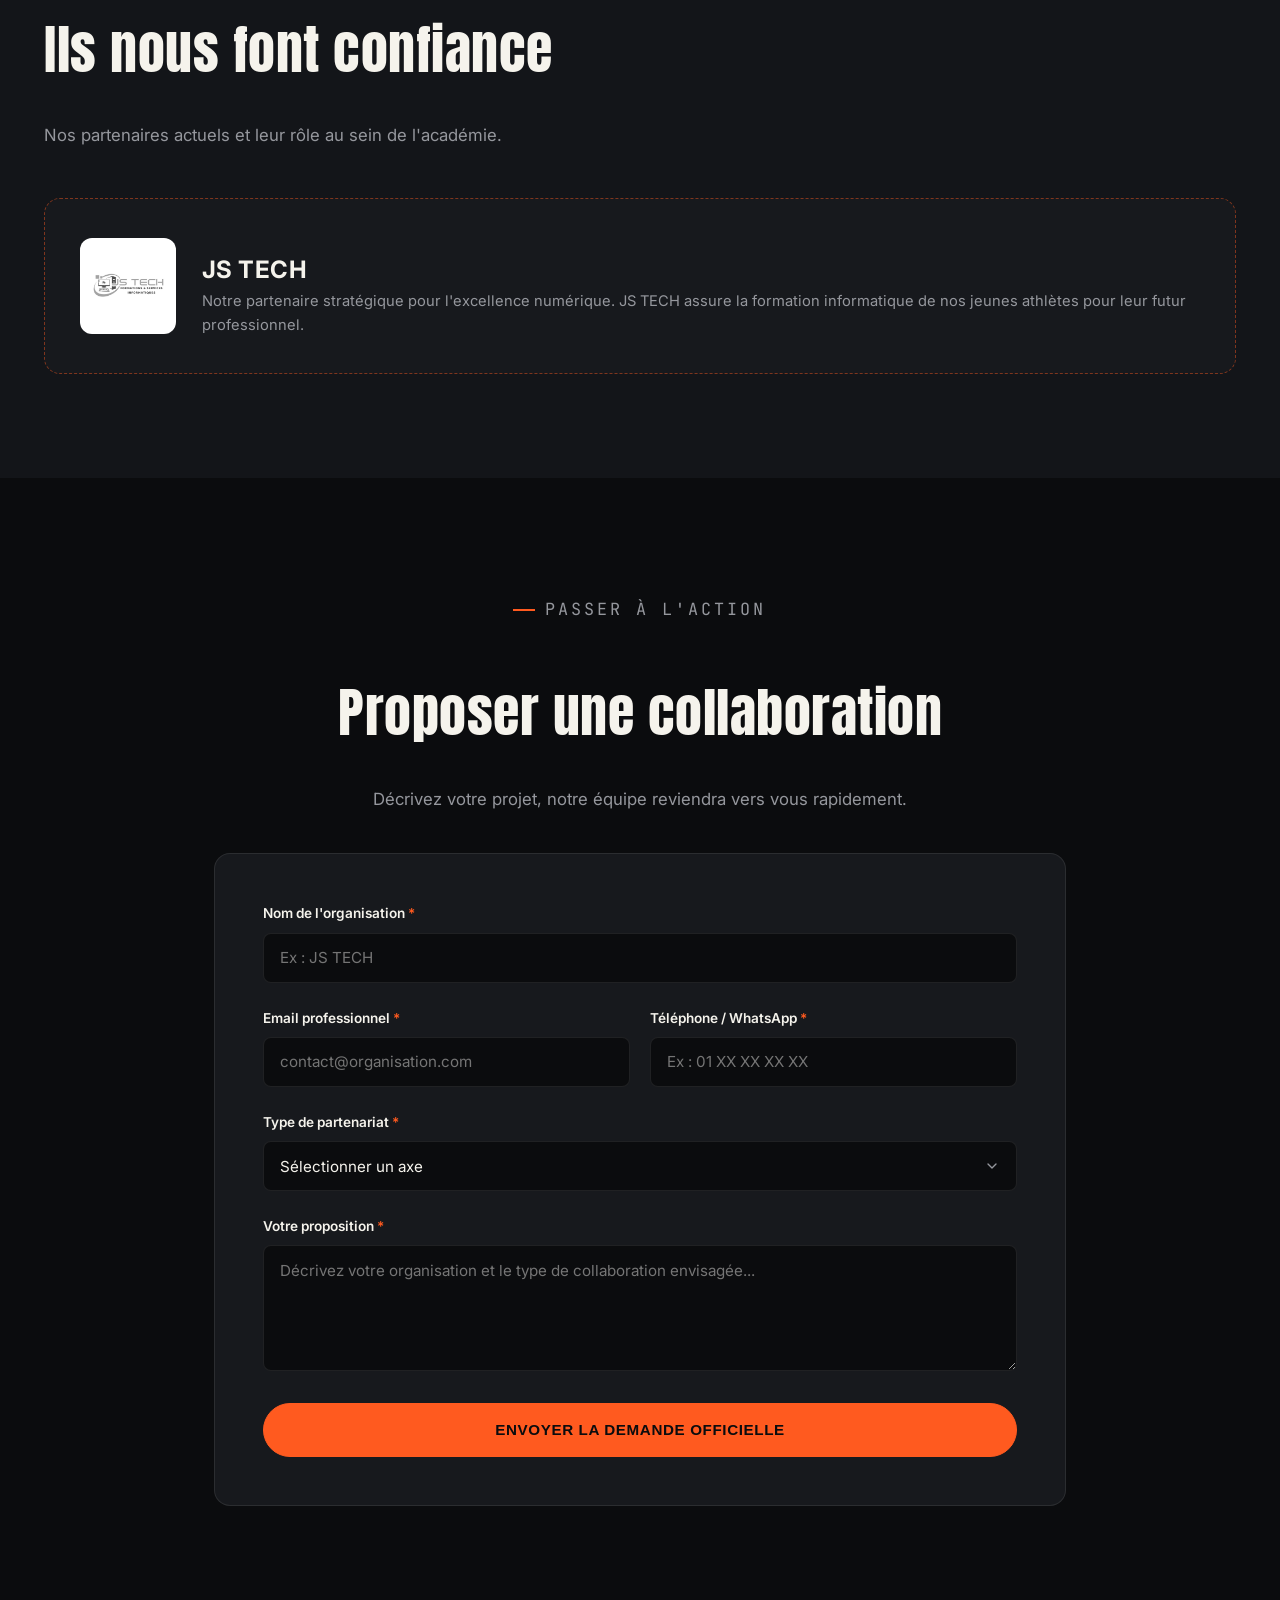
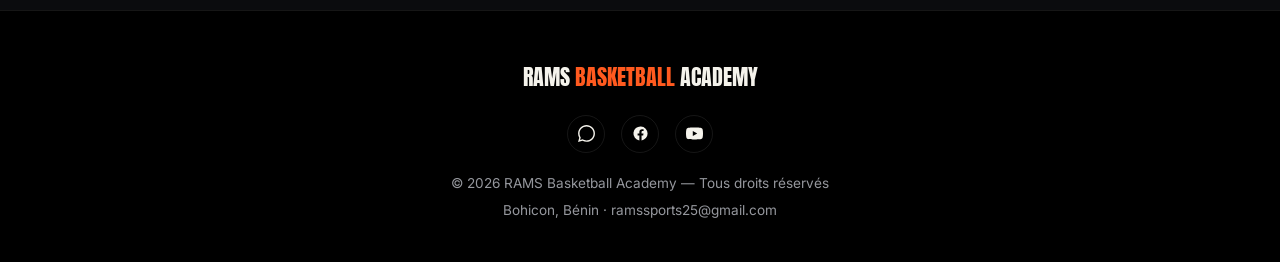
<file: partenaire.html>
<!DOCTYPE html>
<html lang="fr">
<head>
<meta charset="UTF-8">
<meta name="viewport" content="width=device-width, initial-scale=1.0">
<title>Devenir Partenaire | RAMS Basketball Academy Bohicon</title>
<meta name="description" content="Devenez partenaire de RAMS Basketball Academy à Bohicon : sponsoring, mécénat éducatif ou collaboration sportive. Rejoignez JS TECH et soutenez la jeunesse béninoise.">
<meta name="robots" content="index, follow">
<meta name="theme-color" content="#0b0c0e">
<link rel="canonical" href="https://ramsbasketballacademy.com/partenaire.html">

<!-- Favicon -->
<link rel="icon" type="image/svg+xml" href="favicon.svg">
<link rel="alternate icon" href="favicon.svg">
<link rel="apple-touch-icon" href="favicon.svg">

<!-- Open Graph / Social -->
<meta property="og:type" content="website">
<meta property="og:site_name" content="RAMS Basketball Academy">
<meta property="og:title" content="Devenir Partenaire | RAMS Basketball Academy">
<meta property="og:description" content="Construisons ensemble un avenir où le sport transforme la vie de la jeunesse béninoise. Partenariats institutionnels, sportifs, éducatifs et sponsoring.">
<meta property="og:image" content="https://ramsbasketballacademy.com/images/basket.jpg">
<meta property="og:url" content="https://ramsbasketballacademy.com/partenaire.html">
<meta property="og:locale" content="fr_FR">
<meta name="twitter:card" content="summary_large_image">
<meta name="twitter:title" content="Devenir Partenaire | RAMS Basketball Academy">
<meta name="twitter:description" content="Sponsoring, mécénat éducatif, partenariat sportif : rejoignez RAMS Basketball Academy à Bohicon.">
<meta name="twitter:image" content="https://ramsbasketballacademy.com/images/basket.jpg">

<!-- Structured data -->
<script type="application/ld+json">
{
  "@context": "https://schema.org",
  "@type": "BreadcrumbList",
  "itemListElement": [
    { "@type": "ListItem", "position": 1, "name": "Accueil", "item": "https://ramsbasketballacademy.com/index.html" },
    { "@type": "ListItem", "position": 2, "name": "Devenir Partenaire", "item": "https://ramsbasketballacademy.com/partenaire.html" }
  ]
}
</script>
<script type="application/ld+json">
{
  "@context": "https://schema.org",
  "@type": "SportsClub",
  "name": "RAMS Basketball Academy",
  "url": "https://ramsbasketballacademy.com/index.html",
  "sponsor": [
    {
      "@type": "Organization",
      "name": "JS TECH",
      "description": "Partenaire stratégique pour l'excellence numérique, assurant la formation informatique des jeunes athlètes de RAMS Basketball Academy.",
      "logo": "https://ramsbasketballacademy.com/images/jst-service-logo.png"
    }
  ]
}
</script>

<link rel="preconnect" href="https://fonts.googleapis.com">
<link rel="preconnect" href="https://fonts.gstatic.com" crossorigin>
<link href="https://fonts.googleapis.com/css2?family=Anton&family=JetBrains+Mono:wght@400;600;700&family=Inter:wght@400;500;600;700;800&display=swap" rel="stylesheet">
<link rel="stylesheet" href="assets/style.css">
</head>
<body>

<a href="#main" class="skip-link">Aller au contenu</a>

<header id="siteHeader">
  <div class="container nav-row">
    <a href="index.html" class="logo">
      <span class="ball"></span>
      RAMS <span>BASKETBALL</span>
    </a>
    <button class="menu-toggle" id="menuToggle" aria-label="Ouvrir le menu" aria-expanded="false">
      <span></span><span></span><span></span>
    </button>
    <nav id="mobileMenu" class="nav-menu">
      <a href="index.html">Accueil</a>
      <a href="president.html">Mot du Président</a>
      <a href="programme_fille.html">Programme Filles</a>
      <a href="partenaire.html" class="active">Devenir Partenaire</a>
      <a href="boutique.html">Boutique</a>
      <a href="contact.html">Contact</a>
      <a href="inscription.html" class="nav-cta">Inscription</a>
    </nav>
  </div>
</header>

<main id="main">

  <section class="page-hero">
    <img src="images/basket.jpg" alt="" class="page-hero-bg" aria-hidden="true">
    <div class="page-hero-overlay" aria-hidden="true"></div>
    <div class="court-lines" aria-hidden="true"></div>
    <div class="page-hero-inner">
      <p class="eyebrow" style="justify-content:center;">Partenariats & impact</p>
      <h1>Construisons l'avenir ensemble</h1>
      <p class="lede">Un partenariat avec RAMS Basketball Academy, c'est associer votre organisation à un projet qui transforme la vie de la jeunesse béninoise.</p>
    </div>
  </section>

  <section class="section">
    <div class="container">
      <div class="section-head reveal">
        <p class="eyebrow">Opportunités</p>
        <h2>Pourquoi devenir partenaire ?</h2>
        <p>Quatre façons de vous associer à l'académie, selon vos objectifs et votre secteur d'activité.</p>
      </div>
      <div class="axis-grid">
        <div class="axis-card reveal">
          <div class="axis-icon">
            <svg viewBox="0 0 24 24" fill="none" stroke="currentColor" stroke-width="1.8" stroke-linecap="round" stroke-linejoin="round"><path d="M3 21h18"/><path d="M5 21V7l7-4 7 4v14"/><path d="M9 9h.01M9 13h.01M15 9h.01M15 13h.01"/></svg>
          </div>
          <h3>Institutionnel</h3>
          <p>Collaborez avec nous pour des projets d'envergure nationale et internationale (ONG, ministères).</p>
        </div>
        <div class="axis-card reveal">
          <div class="axis-icon">
            <svg viewBox="0 0 24 24" fill="none" stroke="currentColor" stroke-width="1.8" stroke-linecap="round" stroke-linejoin="round"><circle cx="12" cy="12" r="9"/><path d="M12 3a9 9 0 0 0 0 18 9 9 0 0 0 0-18Z"/><path d="M3 12h18"/></svg>
          </div>
          <h3>Sportif</h3>
          <p>Échanges techniques, formations de coaches et compétitions inter-académies.</p>
        </div>
        <div class="axis-card reveal">
          <div class="axis-icon">
            <svg viewBox="0 0 24 24" fill="none" stroke="currentColor" stroke-width="1.8" stroke-linecap="round" stroke-linejoin="round"><path d="M22 10 12 5 2 10l10 5 10-5Z"/><path d="M6 12v5c0 1 3 2 6 2s6-1 6-2v-5"/></svg>
          </div>
          <h3>Éducatif</h3>
          <p>Soutenez nos programmes d'anglais et de formation numérique pour nos athlètes.</p>
        </div>
        <div class="axis-card reveal">
          <div class="axis-icon">
            <svg viewBox="0 0 24 24" fill="none" stroke="currentColor" stroke-width="1.8" stroke-linecap="round" stroke-linejoin="round"><rect x="2" y="7" width="20" height="14" rx="2"/><path d="M16 21V5a2 2 0 0 0-2-2h-4a2 2 0 0 0-2 2v16"/></svg>
          </div>
          <h3>Sponsoring</h3>
          <p>Associez votre image à l'excellence et gagnez en visibilité auprès de la jeunesse.</p>
        </div>
      </div>
    </div>
  </section>

  <section class="section section-alt">
    <div class="container">
      <div class="section-head reveal">
        <p class="eyebrow">Confiance</p>
        <h2>Ils nous font confiance</h2>
        <p>Nos partenaires actuels et leur rôle au sein de l'académie.</p>
      </div>
      <div class="partner-grid reveal">
        <div class="partner-card">
          <img src="images/jst-service-logo.png" alt="Logo JS TECH, partenaire numérique de RAMS Basketball Academy" class="partner-logo" loading="lazy" decoding="async">
          <div>
            <h3>JS TECH</h3>
            <p>Notre partenaire stratégique pour l'excellence numérique. JS TECH assure la formation informatique de nos jeunes athlètes pour leur futur professionnel.</p>
          </div>
        </div>
      </div>
    </div>
  </section>

  <section class="section" id="formulaire">
    <div class="container form-wrap">
      <div class="section-head reveal" style="margin:0 auto 2.5rem; text-align:center;">
        <p class="eyebrow" style="justify-content:center;">Passer à l'action</p>
        <h2>Proposer une collaboration</h2>
        <p>Décrivez votre projet, notre équipe reviendra vers vous rapidement.</p>
      </div>

      <div class="success-box reveal" id="successMessage">
        <div class="success-check">✓</div>
        <h2>Demande envoyée !</h2>
        <p>Votre demande a bien été transmise. Notre équipe vous contactera sous peu pour échanger sur votre proposition de partenariat.</p>
      </div>

      <form id="partnerForm" class="form-card reveal">
        <div class="field">
          <label>Nom de l'organisation <span class="req">*</span></label>
          <input type="text" name="organisation" required pattern="[^<>]*" placeholder="Ex : JS TECH">
        </div>

        <div class="field-row">
          <div class="field">
            <label>Email professionnel <span class="req">*</span></label>
            <input type="email" name="email" required placeholder="contact@organisation.com">
          </div>
          <div class="field">
            <label>Téléphone / WhatsApp <span class="req">*</span></label>
            <input type="text" name="telephone" required pattern="^[0-9+\s]+$" placeholder="Ex : 01 XX XX XX XX">
          </div>
        </div>

        <div class="field">
          <label>Type de partenariat <span class="req">*</span></label>
          <select name="type_partenariat" required>
            <option value="">Sélectionner un axe</option>
            <option>Institutionnel</option>
            <option>Sportif</option>
            <option>Éducatif</option>
            <option>Sponsoring / Mécénat</option>
          </select>
        </div>

        <div class="field">
          <label>Votre proposition <span class="req">*</span></label>
          <textarea name="description" rows="5" required placeholder="Décrivez votre organisation et le type de collaboration envisagée..."></textarea>
        </div>

        <button type="submit" id="submitBtn" class="btn btn-block">Envoyer la demande officielle</button>
      </form>
    </div>
  </section>

</main>

<footer>
  <div class="footer-logo">RAMS <span>BASKETBALL</span> ACADEMY</div>
  <div class="footer-socials">
    <a href="https://wa.me/2290166396755" target="_blank" rel="noopener" aria-label="WhatsApp"><svg viewBox="0 0 24 24" fill="currentColor"><path d="M.057 24l1.687-6.163c-1.041-1.804-1.588-3.849-1.587-5.946.003-6.556 5.338-11.891 11.893-11.891 3.181.001 6.167 1.24 8.413 3.488 2.245 2.248 3.481 5.236 3.48 8.414-.003 6.557-5.338 11.892-11.893 11.892-1.99-.001-3.951-.5-5.688-1.448l-6.305 1.654zm6.597-3.807c1.676.995 3.276 1.591 5.392 1.592 5.448 0 9.886-4.434 9.889-9.885.002-5.462-4.415-9.89-9.881-9.892-5.452 0-9.887 4.434-9.889 9.884-.001 2.225.651 3.891 1.746 5.634l-.999 3.648 3.742-.981z"/></svg></a>
    <a href="https://www.facebook.com/profile.php?id=61583315501887" target="_blank" rel="noopener" aria-label="Facebook"><svg viewBox="0 0 24 24" fill="currentColor"><path d="M22 12a10 10 0 1 0-11.6 9.87v-6.98H7.9V12h2.5V9.8c0-2.48 1.48-3.85 3.74-3.85 1.08 0 2.21.2 2.21.2v2.43h-1.25c-1.23 0-1.61.76-1.61 1.55V12h2.74l-.44 2.89h-2.3v6.98A10 10 0 0 0 22 12"/></svg></a>
    <a href="https://youtube.com/@ramsbasketballacademytv?si=yb4FvzC7GIsg05wH" target="_blank" rel="noopener" aria-label="YouTube"><svg viewBox="0 0 24 24" fill="currentColor"><path d="M23.5 6.2a3 3 0 0 0-2.1-2.1C19.5 3.5 12 3.5 12 3.5s-7.5 0-9.4.6A3 3 0 0 0 .5 6.2 31 31 0 0 0 0 12a31 31 0 0 0 .5 5.8 3 3 0 0 0 2.1 2.1c1.9.6 9.4.6 9.4.6s7.5 0 9.4-.6a3 3 0 0 0 2.1-2.1A31 31 0 0 0 24 12a31 31 0 0 0-.5-5.8ZM9.6 15.5V8.5l6.3 3.5-6.3 3.5Z"/></svg></a>
  </div>
  <p>© 2026 RAMS Basketball Academy — Tous droits réservés</p>
  <p>Bohicon, Bénin · ramssports25@gmail.com</p>
</footer>

<button class="to-top" id="toTop" aria-label="Retour en haut">↑</button>

<script src="assets/main.js"></script>
<script>
  // Secure AJAX submission (Formspree)
  const partnerForm = document.getElementById('partnerForm');
  const successBox = document.getElementById('successMessage');
  const submitBtn = document.getElementById('submitBtn');

  partnerForm.addEventListener('submit', function (e) {
    e.preventDefault();

    submitBtn.disabled = true;
    submitBtn.innerText = 'Traitement en cours...';

    const formData = new FormData(partnerForm);
    const data = {};

    // Nettoyage anti-XSS
    formData.forEach((value, key) => {
      data[key] = value.toString().replace(/<\/?[^>]+(>|$)/g, '');
    });

    fetch('https://formspree.io/f/mkovbelj', {
      method: 'POST',
      body: JSON.stringify(data),
      headers: {
        'Accept': 'application/json',
        'Content-Type': 'application/json'
      }
    }).then(response => {
      if (response.ok) {
        partnerForm.style.transition = 'opacity 0.4s ease';
        partnerForm.style.opacity = '0';
        setTimeout(() => {
          partnerForm.style.display = 'none';
          successBox.classList.add('show', 'is-visible');
          successBox.scrollIntoView({ behavior: 'smooth', block: 'center' });
        }, 400);
      } else {
        response.json().then(data => {
          if (data && data.errors) {
            alert(data.errors.map(err => err.message).join(', '));
          } else {
            alert("Oups ! Une erreur est survenue lors de l'envoi.");
          }
        }).catch(() => alert("Oups ! Une erreur est survenue lors de l'envoi."));
        resetButton();
      }
    }).catch(() => {
      alert('Erreur de connexion. Veuillez vérifier votre réseau.');
      resetButton();
    });
  });

  function resetButton() {
    submitBtn.disabled = false;
    submitBtn.innerText = 'Envoyer la demande officielle';
  }
</script>
</body>
</html>
</file>
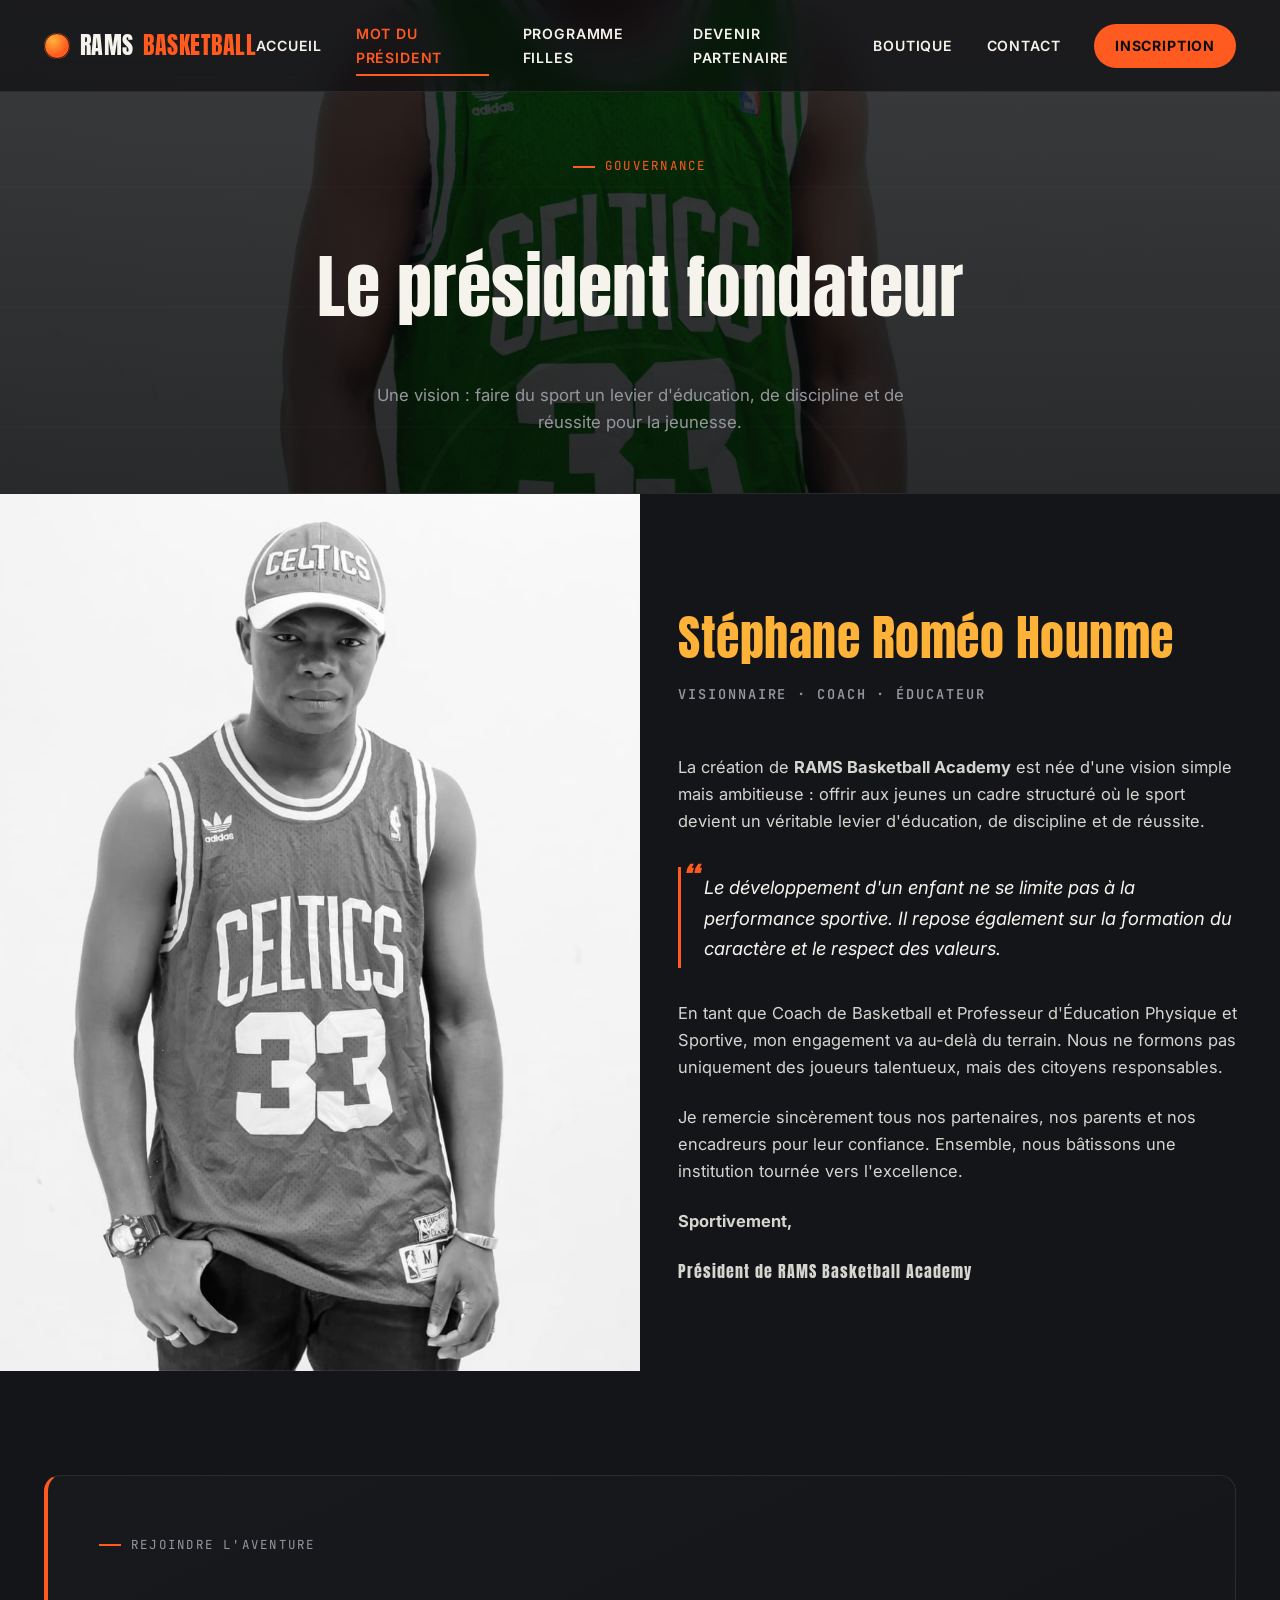
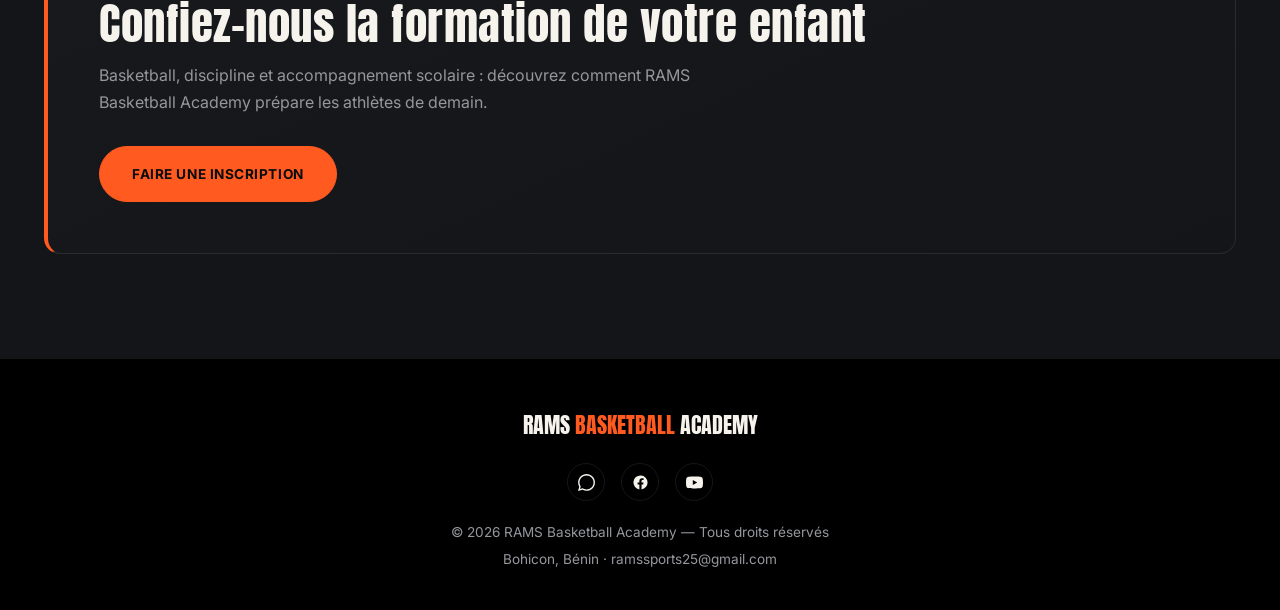
<file: president.html>
<!DOCTYPE html>
<html lang="fr">
<head>
<meta charset="UTF-8">
<meta name="viewport" content="width=device-width, initial-scale=1.0">
<title>Mot du Président | RAMS Basketball Academy</title>
<meta name="description" content="Stéphane Roméo Hounme, Président fondateur de RAMS Basketball Academy à Bohicon, partage sa vision : former des athlètes et des citoyens responsables.">
<meta name="robots" content="index, follow">
<meta name="theme-color" content="#0b0c0e">
<link rel="canonical" href="https://ramsbasketballacademy.com/president.html">

<!-- Favicon -->
<link rel="icon" type="image/svg+xml" href="favicon.svg">
<link rel="alternate icon" href="favicon.svg">
<link rel="apple-touch-icon" href="favicon.svg">

<!-- Open Graph / Social -->
<meta property="og:type" content="profile">
<meta property="og:site_name" content="RAMS Basketball Academy">
<meta property="og:title" content="Mot du Président | RAMS Basketball Academy">
<meta property="og:description" content="La vision de Stéphane Roméo Hounme, Président fondateur de RAMS Basketball Academy : discipline, éducation et excellence sportive.">
<meta property="og:image" content="https://ramsbasketballacademy.com/images/president.jpg">
<meta property="og:url" content="https://ramsbasketballacademy.com/president.html">
<meta property="og:locale" content="fr_FR">
<meta name="twitter:card" content="summary_large_image">
<meta name="twitter:title" content="Mot du Président | RAMS Basketball Academy">
<meta name="twitter:description" content="La vision de Stéphane Roméo Hounme, Président fondateur de RAMS Basketball Academy.">
<meta name="twitter:image" content="https://ramsbasketballacademy.com/images/president.jpg">

<!-- Structured data -->
<script type="application/ld+json">
{
  "@context": "https://schema.org",
  "@type": "ProfilePage",
  "mainEntity": {
    "@type": "Person",
    "name": "Stéphane Roméo Hounme",
    "jobTitle": "Président fondateur, Coach de Basketball, Professeur d'Éducation Physique et Sportive",
    "worksFor": {
      "@type": "SportsClub",
      "name": "RAMS Basketball Academy",
      "url": "https://ramsbasketballacademy.com/index.html"
    },
    "image": "https://ramsbasketballacademy.com/images/president.jpg"
  }
}
</script>

<link rel="preconnect" href="https://fonts.googleapis.com">
<link rel="preconnect" href="https://fonts.gstatic.com" crossorigin>
<link href="https://fonts.googleapis.com/css2?family=Anton&family=JetBrains+Mono:wght@400;600;700&family=Inter:wght@400;500;600;700;800&display=swap" rel="stylesheet">
<link rel="stylesheet" href="assets/style.css">
</head>
<body>

<a href="#main" class="skip-link">Aller au contenu</a>

<header id="siteHeader">
  <div class="container nav-row">
    <a href="index.html" class="logo">
      <span class="ball"></span>
      RAMS <span>BASKETBALL</span>
    </a>
    <button class="menu-toggle" id="menuToggle" aria-label="Ouvrir le menu" aria-expanded="false">
      <span></span><span></span><span></span>
    </button>
    <nav id="mobileMenu" class="nav-menu">
      <a href="index.html">Accueil</a>
      <a href="president.html" class="active">Mot du Président</a>
      <a href="programme_fille.html">Programme Filles</a>
      <a href="partenaire.html">Devenir Partenaire</a>
      <a href="boutique.html">Boutique</a>
      <a href="contact.html">Contact</a>
      <a href="inscription.html" class="nav-cta">Inscription</a>
    </nav>
  </div>
</header>

<main id="main">

  <section class="page-hero">
    <img src="images/president.jpg" alt="" class="page-hero-bg" aria-hidden="true">
    <div class="page-hero-overlay" aria-hidden="true"></div>
    <div class="court-lines" aria-hidden="true"></div>
    <div class="page-hero-inner">
      <p class="eyebrow" style="justify-content:center;">Gouvernance</p>
      <h1>Le président fondateur</h1>
      <p class="lede">Une vision : faire du sport un levier d'éducation, de discipline et de réussite pour la jeunesse.</p>
    </div>
  </section>

  <section class="bio-container reveal">
    <div class="bio-image">
      <img src="images/president.jpg" alt="Stéphane Roméo Hounme, Président fondateur de RAMS Basketball Academy">
    </div>
    <div class="bio-content">
      <h2>Stéphane Roméo Hounme</h2>
      <p class="subtitle">Visionnaire · Coach · Éducateur</p>

      <div class="bio-text">
        <p>La création de <strong>RAMS Basketball Academy</strong> est née d'une vision simple mais ambitieuse : offrir aux jeunes un cadre structuré où le sport devient un véritable levier d'éducation, de discipline et de réussite.</p>

        <blockquote class="quote-box">
          Le développement d'un enfant ne se limite pas à la performance sportive. Il repose également sur la formation du caractère et le respect des valeurs.
        </blockquote>

        <p>En tant que Coach de Basketball et Professeur d'Éducation Physique et Sportive, mon engagement va au-delà du terrain. Nous ne formons pas uniquement des joueurs talentueux, mais des citoyens responsables.</p>

        <p>Je remercie sincèrement tous nos partenaires, nos parents et nos encadreurs pour leur confiance. Ensemble, nous bâtissons une institution tournée vers l'excellence.</p>

        <p><strong>Sportivement,</strong></p>
        <p class="signature-line">Président de RAMS Basketball Academy</p>
      </div>
    </div>
  </section>

  <section class="section section-alt">
    <div class="container">
      <div class="highlight-box rule reveal">
        <p class="eyebrow">Rejoindre l'aventure</p>
        <h2>Confiez-nous la formation de votre enfant</h2>
        <p>Basketball, discipline et accompagnement scolaire : découvrez comment RAMS Basketball Academy prépare les athlètes de demain.</p>
        <a href="inscription.html" class="btn" style="margin-top:1.4rem;">Faire une inscription</a>
      </div>
    </div>
  </section>

</main>

<footer>
  <div class="footer-logo">RAMS <span>BASKETBALL</span> ACADEMY</div>
  <div class="footer-socials">
    <a href="https://wa.me/2290166396755" target="_blank" rel="noopener" aria-label="WhatsApp"><svg viewBox="0 0 24 24" fill="currentColor"><path d="M.057 24l1.687-6.163c-1.041-1.804-1.588-3.849-1.587-5.946.003-6.556 5.338-11.891 11.893-11.891 3.181.001 6.167 1.24 8.413 3.488 2.245 2.248 3.481 5.236 3.48 8.414-.003 6.557-5.338 11.892-11.893 11.892-1.99-.001-3.951-.5-5.688-1.448l-6.305 1.654zm6.597-3.807c1.676.995 3.276 1.591 5.392 1.592 5.448 0 9.886-4.434 9.889-9.885.002-5.462-4.415-9.89-9.881-9.892-5.452 0-9.887 4.434-9.889 9.884-.001 2.225.651 3.891 1.746 5.634l-.999 3.648 3.742-.981z"/></svg></a>
    <a href="https://www.facebook.com/profile.php?id=61583315501887" target="_blank" rel="noopener" aria-label="Facebook"><svg viewBox="0 0 24 24" fill="currentColor"><path d="M22 12a10 10 0 1 0-11.6 9.87v-6.98H7.9V12h2.5V9.8c0-2.48 1.48-3.85 3.74-3.85 1.08 0 2.21.2 2.21.2v2.43h-1.25c-1.23 0-1.61.76-1.61 1.55V12h2.74l-.44 2.89h-2.3v6.98A10 10 0 0 0 22 12"/></svg></a>
    <a href="https://youtube.com/@ramsbasketballacademytv?si=yb4FvzC7GIsg05wH" target="_blank" rel="noopener" aria-label="YouTube"><svg viewBox="0 0 24 24" fill="currentColor"><path d="M23.5 6.2a3 3 0 0 0-2.1-2.1C19.5 3.5 12 3.5 12 3.5s-7.5 0-9.4.6A3 3 0 0 0 .5 6.2 31 31 0 0 0 0 12a31 31 0 0 0 .5 5.8 3 3 0 0 0 2.1 2.1c1.9.6 9.4.6 9.4.6s7.5 0 9.4-.6a3 3 0 0 0 2.1-2.1A31 31 0 0 0 24 12a31 31 0 0 0-.5-5.8ZM9.6 15.5V8.5l6.3 3.5-6.3 3.5Z"/></svg></a>
  </div>
  <p>© 2026 RAMS Basketball Academy — Tous droits réservés</p>
  <p>Bohicon, Bénin · ramssports25@gmail.com</p>
</footer>

<button class="to-top" id="toTop" aria-label="Retour en haut">↑</button>

<script src="assets/main.js"></script>
</body>
</html>
</file>
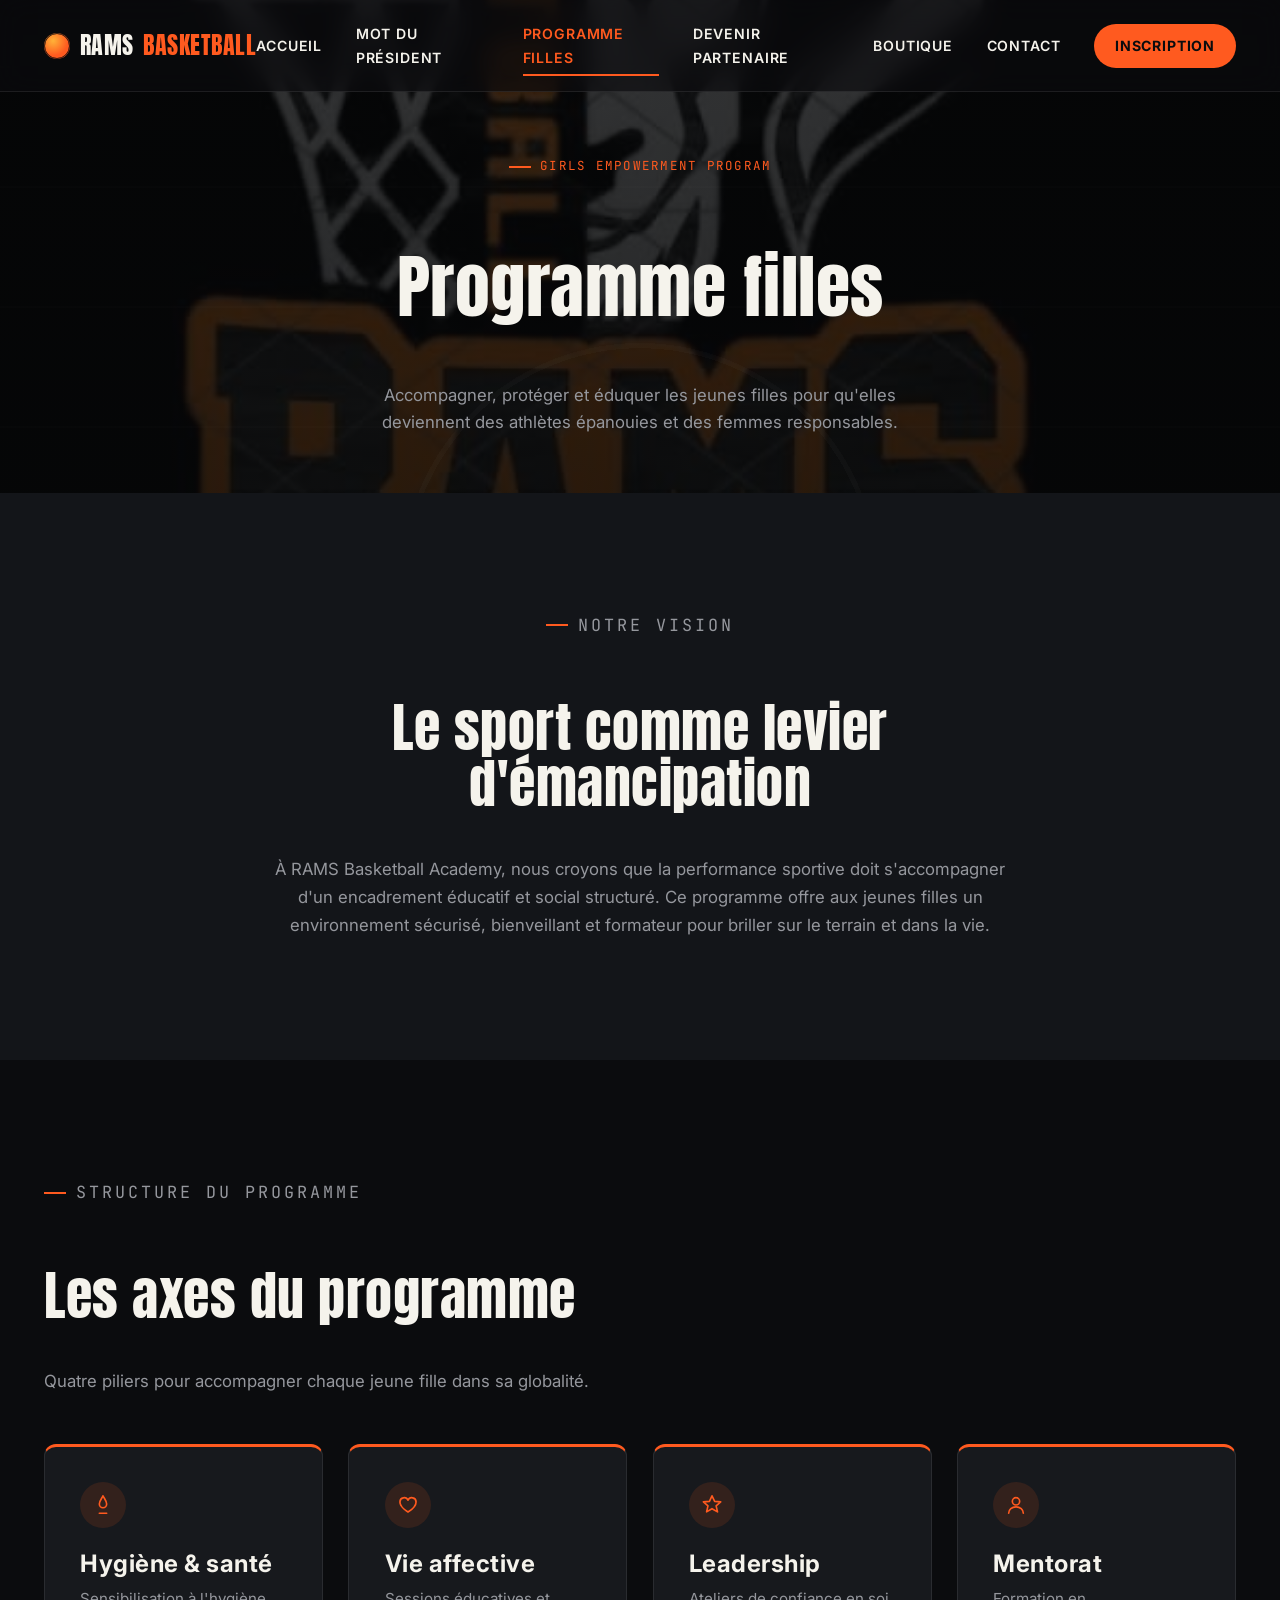
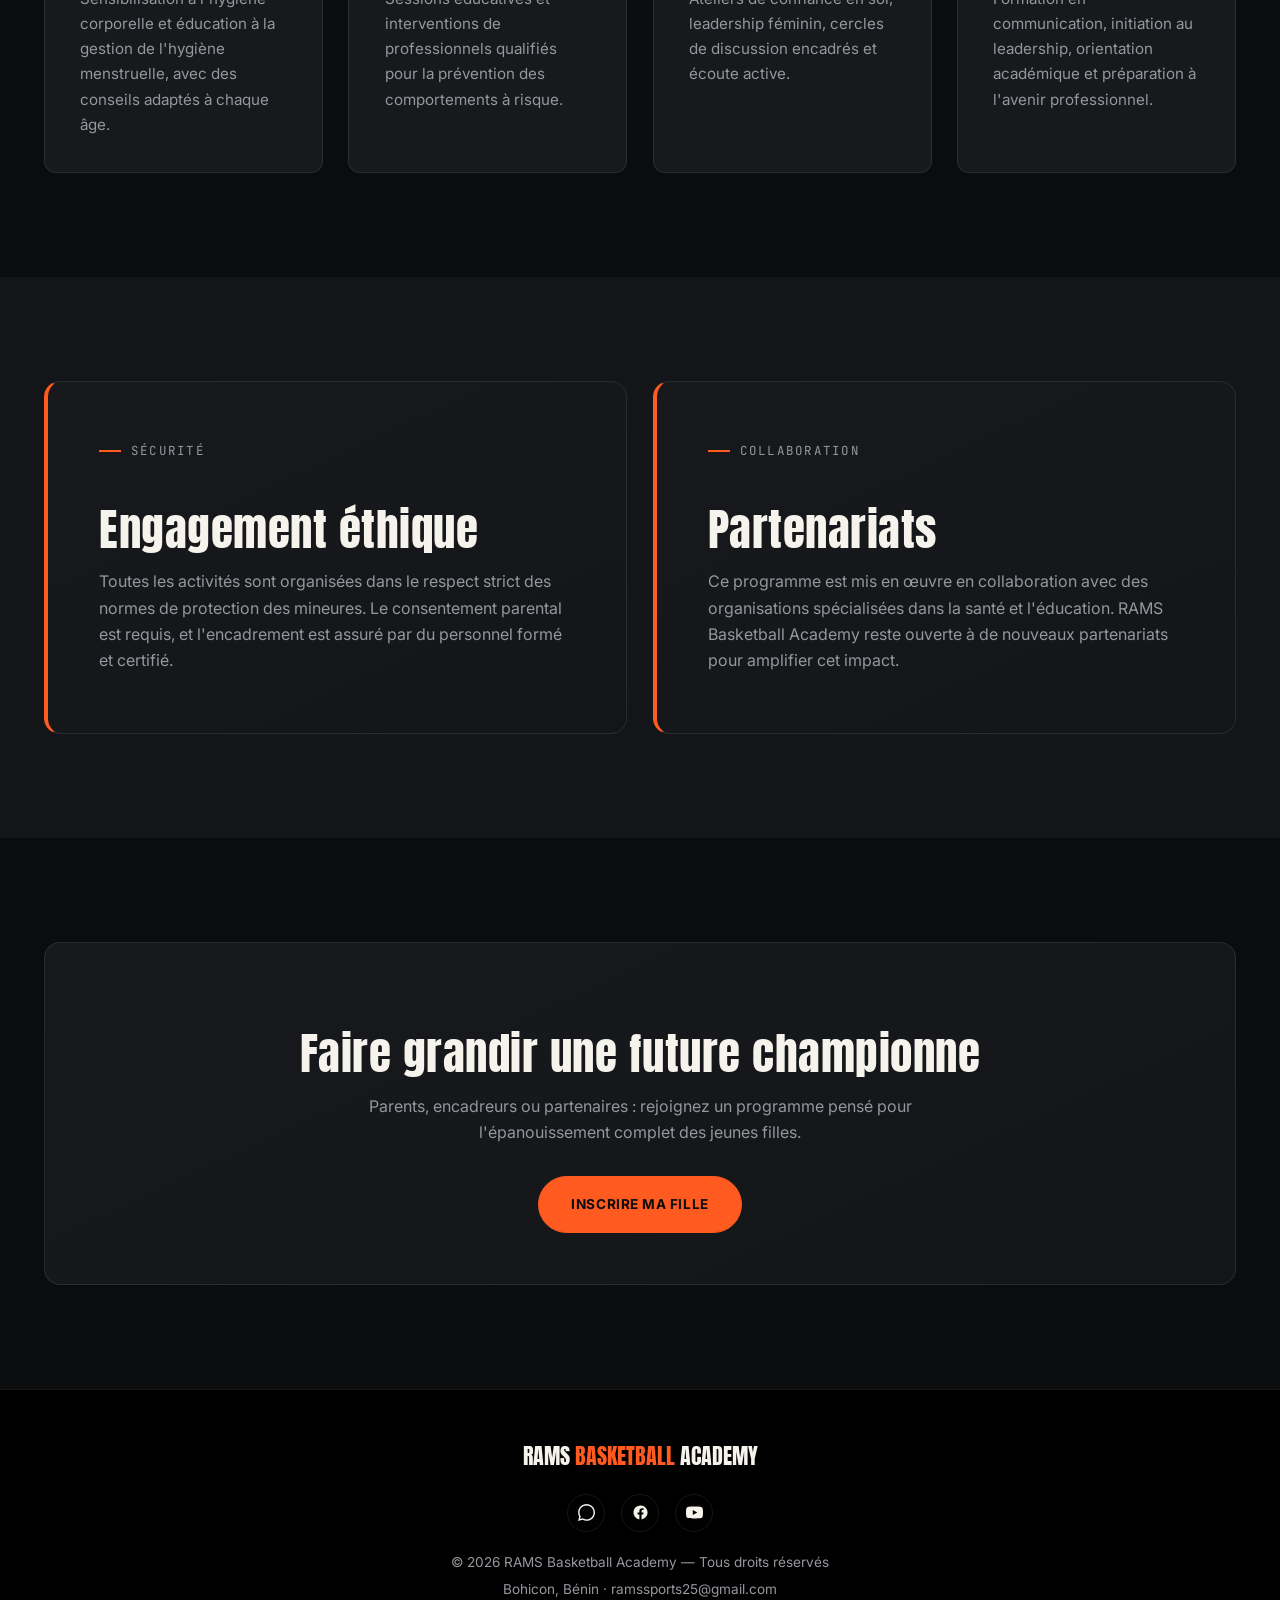
<file: programme_fille.html>
<!DOCTYPE html>
<html lang="fr">
<head>
<meta charset="UTF-8">
<meta name="viewport" content="width=device-width, initial-scale=1.0">
<title>Programme Filles | RAMS Basketball Academy</title>
<meta name="description" content="Le Girls Empowerment Program de RAMS Basketball Academy accompagne les jeunes filles à Bohicon : hygiène, confiance en soi, leadership et mentorat.">
<meta name="robots" content="index, follow">
<meta name="theme-color" content="#0b0c0e">
<link rel="canonical" href="https://ramsbasketballacademy.com/programme_fille.html">

<!-- Favicon -->
<link rel="icon" type="image/svg+xml" href="favicon.svg">
<link rel="alternate icon" href="favicon.svg">
<link rel="apple-touch-icon" href="favicon.svg">

<!-- Open Graph / Social -->
<meta property="og:type" content="website">
<meta property="og:site_name" content="RAMS Basketball Academy">
<meta property="og:title" content="Programme Filles | RAMS Basketball Academy">
<meta property="og:description" content="Accompagner, protéger et éduquer les jeunes filles pour qu'elles deviennent des athlètes épanouies et des femmes responsables.">
<meta property="og:image" content="https://ramsbasketballacademy.com/images/basket.jpg">
<meta property="og:url" content="https://ramsbasketballacademy.com/programme_fille.html">
<meta property="og:locale" content="fr_FR">
<meta name="twitter:card" content="summary_large_image">
<meta name="twitter:title" content="Programme Filles | RAMS Basketball Academy">
<meta name="twitter:description" content="Un programme d'accompagnement dédié aux jeunes filles : hygiène, confiance en soi, leadership et mentorat.">
<meta name="twitter:image" content="https://ramsbasketballacademy.com/images/basket.jpg">

<!-- Structured data -->
<script type="application/ld+json">
{
  "@context": "https://schema.org",
  "@type": "BreadcrumbList",
  "itemListElement": [
    { "@type": "ListItem", "position": 1, "name": "Accueil", "item": "https://ramsbasketballacademy.com/index.html" },
    { "@type": "ListItem", "position": 2, "name": "Programme Filles", "item": "https://ramsbasketballacademy.com/programme_fille.html" }
  ]
}
</script>

<link rel="preconnect" href="https://fonts.googleapis.com">
<link rel="preconnect" href="https://fonts.gstatic.com" crossorigin>
<link href="https://fonts.googleapis.com/css2?family=Anton&family=JetBrains+Mono:wght@400;600;700&family=Inter:wght@400;500;600;700;800&display=swap" rel="stylesheet">
<link rel="stylesheet" href="assets/style.css">
</head>
<body>

<a href="#main" class="skip-link">Aller au contenu</a>

<header id="siteHeader">
  <div class="container nav-row">
    <a href="index.html" class="logo">
      <span class="ball"></span>
      RAMS <span>BASKETBALL</span>
    </a>
    <button class="menu-toggle" id="menuToggle" aria-label="Ouvrir le menu" aria-expanded="false">
      <span></span><span></span><span></span>
    </button>
    <nav id="mobileMenu" class="nav-menu">
      <a href="index.html">Accueil</a>
      <a href="president.html">Mot du Président</a>
      <a href="programme_fille.html" class="active">Programme Filles</a>
      <a href="partenaire.html">Devenir Partenaire</a>
      <a href="boutique.html">Boutique</a>
      <a href="contact.html">Contact</a>
      <a href="inscription.html" class="nav-cta">Inscription</a>
    </nav>
  </div>
</header>

<main id="main">

  <section class="page-hero">
    <img src="images/basket.jpg" alt="" class="page-hero-bg" aria-hidden="true">
    <div class="page-hero-overlay" aria-hidden="true"></div>
    <div class="court-lines" aria-hidden="true"></div>
    <div class="page-hero-inner">
      <p class="eyebrow" style="justify-content:center;">Girls Empowerment Program</p>
      <h1>Programme filles</h1>
      <p class="lede">Accompagner, protéger et éduquer les jeunes filles pour qu'elles deviennent des athlètes épanouies et des femmes responsables.</p>
    </div>
  </section>

  <section class="section section-alt">
    <div class="container">
      <div class="section-head reveal" style="margin:0 auto; text-align:center; max-width:760px;">
        <p class="eyebrow" style="justify-content:center;">Notre vision</p>
        <h2>Le sport comme levier d'émancipation</h2>
        <p>À RAMS Basketball Academy, nous croyons que la performance sportive doit s'accompagner d'un encadrement éducatif et social structuré. Ce programme offre aux jeunes filles un environnement sécurisé, bienveillant et formateur pour briller sur le terrain et dans la vie.</p>
      </div>
    </div>
  </section>

  <section class="section">
    <div class="container">
      <div class="section-head reveal">
        <p class="eyebrow">Structure du programme</p>
        <h2>Les axes du programme</h2>
        <p>Quatre piliers pour accompagner chaque jeune fille dans sa globalité.</p>
      </div>
      <div class="axis-grid">
        <div class="axis-card reveal">
          <div class="axis-icon">
            <svg viewBox="0 0 24 24" fill="none" stroke="currentColor" stroke-width="1.8" stroke-linecap="round" stroke-linejoin="round"><path d="M12 2c-1.5 3-4 5.5-4 9a4 4 0 0 0 8 0c0-3.5-2.5-6-4-9Z"/><path d="M8 21h8"/></svg>
          </div>
          <h3>Hygiène & santé</h3>
          <p>Sensibilisation à l'hygiène corporelle et éducation à la gestion de l'hygiène menstruelle, avec des conseils adaptés à chaque âge.</p>
        </div>

        <div class="axis-card reveal">
          <div class="axis-icon">
            <svg viewBox="0 0 24 24" fill="none" stroke="currentColor" stroke-width="1.8" stroke-linecap="round" stroke-linejoin="round"><path d="M20.8 8.6c0 5.6-8.8 11-8.8 11s-8.8-5.4-8.8-11a4.6 4.6 0 0 1 8.8-1.8A4.6 4.6 0 0 1 20.8 8.6Z"/></svg>
          </div>
          <h3>Vie affective</h3>
          <p>Sessions éducatives et interventions de professionnels qualifiés pour la prévention des comportements à risque.</p>
        </div>

        <div class="axis-card reveal">
          <div class="axis-icon">
            <svg viewBox="0 0 24 24" fill="none" stroke="currentColor" stroke-width="1.8" stroke-linecap="round" stroke-linejoin="round"><path d="m12 2 2.9 6 6.6.6-5 4.4 1.5 6.5L12 16l-5.9 3.5L7.6 13l-5-4.4 6.6-.6L12 2Z"/></svg>
          </div>
          <h3>Leadership</h3>
          <p>Ateliers de confiance en soi, leadership féminin, cercles de discussion encadrés et écoute active.</p>
        </div>

        <div class="axis-card reveal">
          <div class="axis-icon">
            <svg viewBox="0 0 24 24" fill="none" stroke="currentColor" stroke-width="1.8" stroke-linecap="round" stroke-linejoin="round"><circle cx="12" cy="8" r="4"/><path d="M4 21c0-4 3.6-7 8-7s8 3 8 7"/></svg>
          </div>
          <h3>Mentorat</h3>
          <p>Formation en communication, initiation au leadership, orientation académique et préparation à l'avenir professionnel.</p>
        </div>
      </div>
    </div>
  </section>

  <section class="section section-alt">
    <div class="container">
      <div class="info-grid reveal">
        <div class="highlight-box rule">
          <p class="eyebrow">Sécurité</p>
          <h2>Engagement éthique</h2>
          <p>Toutes les activités sont organisées dans le respect strict des normes de protection des mineures. Le consentement parental est requis, et l'encadrement est assuré par du personnel formé et certifié.</p>
        </div>
        <div class="highlight-box rule">
          <p class="eyebrow">Collaboration</p>
          <h2>Partenariats</h2>
          <p>Ce programme est mis en œuvre en collaboration avec des organisations spécialisées dans la santé et l'éducation. RAMS Basketball Academy reste ouverte à de nouveaux partenariats pour amplifier cet impact.</p>
        </div>
      </div>
    </div>
  </section>

  <section class="section">
    <div class="container">
      <div class="highlight-box reveal" style="text-align:center;">
        <h2>Faire grandir une future championne</h2>
        <p style="margin-left:auto; margin-right:auto;">Parents, encadreurs ou partenaires : rejoignez un programme pensé pour l'épanouissement complet des jeunes filles.</p>
        <a href="inscription.html" class="btn" style="margin-top:1.4rem;">Inscrire ma fille</a>
      </div>
    </div>
  </section>

</main>

<footer>
  <div class="footer-logo">RAMS <span>BASKETBALL</span> ACADEMY</div>
  <div class="footer-socials">
    <a href="https://wa.me/2290166396755" target="_blank" rel="noopener" aria-label="WhatsApp"><svg viewBox="0 0 24 24" fill="currentColor"><path d="M.057 24l1.687-6.163c-1.041-1.804-1.588-3.849-1.587-5.946.003-6.556 5.338-11.891 11.893-11.891 3.181.001 6.167 1.24 8.413 3.488 2.245 2.248 3.481 5.236 3.48 8.414-.003 6.557-5.338 11.892-11.893 11.892-1.99-.001-3.951-.5-5.688-1.448l-6.305 1.654zm6.597-3.807c1.676.995 3.276 1.591 5.392 1.592 5.448 0 9.886-4.434 9.889-9.885.002-5.462-4.415-9.89-9.881-9.892-5.452 0-9.887 4.434-9.889 9.884-.001 2.225.651 3.891 1.746 5.634l-.999 3.648 3.742-.981z"/></svg></a>
    <a href="https://www.facebook.com/profile.php?id=61583315501887" target="_blank" rel="noopener" aria-label="Facebook"><svg viewBox="0 0 24 24" fill="currentColor"><path d="M22 12a10 10 0 1 0-11.6 9.87v-6.98H7.9V12h2.5V9.8c0-2.48 1.48-3.85 3.74-3.85 1.08 0 2.21.2 2.21.2v2.43h-1.25c-1.23 0-1.61.76-1.61 1.55V12h2.74l-.44 2.89h-2.3v6.98A10 10 0 0 0 22 12"/></svg></a>
    <a href="https://youtube.com/@ramsbasketballacademytv?si=yb4FvzC7GIsg05wH" target="_blank" rel="noopener" aria-label="YouTube"><svg viewBox="0 0 24 24" fill="currentColor"><path d="M23.5 6.2a3 3 0 0 0-2.1-2.1C19.5 3.5 12 3.5 12 3.5s-7.5 0-9.4.6A3 3 0 0 0 .5 6.2 31 31 0 0 0 0 12a31 31 0 0 0 .5 5.8 3 3 0 0 0 2.1 2.1c1.9.6 9.4.6 9.4.6s7.5 0 9.4-.6a3 3 0 0 0 2.1-2.1A31 31 0 0 0 24 12a31 31 0 0 0-.5-5.8ZM9.6 15.5V8.5l6.3 3.5-6.3 3.5Z"/></svg></a>
  </div>
  <p>© 2026 RAMS Basketball Academy — Tous droits réservés</p>
  <p>Bohicon, Bénin · ramssports25@gmail.com</p>
</footer>

<button class="to-top" id="toTop" aria-label="Retour en haut">↑</button>

<script src="assets/main.js"></script>
</body>
</html>
</file>
<file: assets/style.css>
/* =========================================================
   RAMS BASKETBALL ACADEMY — Design system
   Shared across all pages (index, president, boutique, ...)
   ========================================================= */

:root{
  --bg:#0b0c0e;
  --bg-soft:#131519;
  --bg-card:#17191d;
  --chalk:#f5f3ec;
  --muted:#95979d;
  --flash:#ff5a1f;
  --flash-2:#ffb238;
  --wood:#c8842f;
  --line:rgba(245,243,236,.09);
  --success:#21d07a;
  --font-display:'Anton', sans-serif;
  --font-mono:'JetBrains Mono', monospace;
  --font-body:'Inter', sans-serif;
  --container:1240px;
}

*,*::before,*::after{ box-sizing:border-box; }
html{ scroll-behavior:smooth; }
body{
  margin:0;
  background:var(--bg);
  color:var(--chalk);
  font-family:var(--font-body);
  line-height:1.65;
  -webkit-font-smoothing:antialiased;
  overflow-x:hidden;
}
img{ max-width:100%; display:block; }
a{ color:inherit; }
ul{ list-style:none; margin:0; padding:0; }
h1,h2,h3{ font-family:var(--font-display); font-weight:400; letter-spacing:.5px; line-height:1.02; }

.skip-link{
  position:absolute; left:-999px; top:0; background:var(--flash); color:#0b0c0e;
  padding:.8rem 1.2rem; z-index:2000; font-weight:700; text-decoration:none;
}
.skip-link:focus{ left:1rem; top:1rem; }

a:focus-visible, button:focus-visible{
  outline:2px solid var(--flash-2);
  outline-offset:3px;
}

.container{ max-width:var(--container); margin:0 auto; padding:0 1.5rem; }

/* ---------- Eyebrow / labels ---------- */
.eyebrow{
  font-family:var(--font-mono);
  font-size:.78rem;
  letter-spacing:.18em;
  text-transform:uppercase;
  color:var(--flash);
  display:inline-flex;
  align-items:center;
  gap:.6rem;
  margin-bottom:1rem;
}
.eyebrow::before{
  content:"";
  width:22px; height:2px; background:var(--flash);
  display:inline-block;
}

.section-head{ max-width:640px; margin-bottom:3rem; }
.section-head h2{ font-size:clamp(2.2rem,5vw,3.4rem); color:var(--chalk); }
.section-head p{ color:var(--muted); margin-top:.9rem; font-size:1.05rem; }
.section{ padding:6.5rem 0; position:relative; }
.section-alt{ background:var(--bg-soft); }

/* ---------- Reveal on scroll ---------- */
.reveal{ opacity:0; transform:translateY(28px); transition:opacity .7s ease, transform .7s ease; }
.reveal.is-visible{ opacity:1; transform:translateY(0); }
@media (prefers-reduced-motion: reduce){
  .reveal{ opacity:1; transform:none; transition:none; }
  *{ animation:none !important; }
}

/* ================= HEADER ================= */
header{
  position:fixed; top:0; left:0; width:100%; z-index:1000;
  padding:1.1rem 0;
  background:rgba(11,12,14,.65);
  backdrop-filter:blur(14px) saturate(140%);
  -webkit-backdrop-filter:blur(14px) saturate(140%);
  border-bottom:1px solid var(--line);
  transition:padding .3s ease, background .3s ease;
}
header.scrolled{ padding:.6rem 0; background:rgba(11,12,14,.9); }
.nav-row{ display:flex; align-items:center; justify-content:space-between; }
.logo{
  display:flex; align-items:center; gap:.6rem;
  font-family:var(--font-display); font-size:1.5rem; letter-spacing:.5px;
  text-decoration:none;
}
.logo .ball{
  width:26px; height:26px; border-radius:50%;
  background:radial-gradient(circle at 35% 30%, var(--flash-2), var(--flash) 60%);
  position:relative; flex:none;
}
.logo .ball::before,.logo .ball::after{
  content:""; position:absolute; inset:0; border-radius:50%;
  border:1.4px solid rgba(11,12,14,.55);
}
.logo span{ color:var(--flash); }

.nav-menu{ display:flex; align-items:center; gap:2.1rem; }
.nav-menu a{
  text-decoration:none; color:var(--chalk); font-weight:600; font-size:.88rem;
  text-transform:uppercase; letter-spacing:.06em; position:relative; padding:.3rem 0;
}
.nav-menu a::after{
  content:""; position:absolute; left:0; bottom:-2px; width:0; height:2px;
  background:var(--flash); transition:width .25s ease;
}
.nav-menu a:hover::after, .nav-menu a.active::after{ width:100%; }
.nav-menu a.active{ color:var(--flash); }
.nav-cta{
  background:var(--flash); color:#0b0c0e !important; padding:.65rem 1.3rem !important;
  border-radius:100px; font-weight:700 !important;
}
.nav-cta::after{ display:none; }

.menu-toggle{
  display:none; width:40px; height:34px; position:relative; background:none; border:none; cursor:pointer; z-index:1100;
}
.menu-toggle span{
  position:absolute; left:0; width:100%; height:2px; background:var(--chalk); border-radius:2px;
  transition:transform .3s ease, opacity .3s ease, top .3s ease;
}
.menu-toggle span:nth-child(1){ top:6px; }
.menu-toggle span:nth-child(2){ top:16px; }
.menu-toggle span:nth-child(3){ top:26px; }
.menu-toggle.active span:nth-child(1){ top:16px; transform:rotate(45deg); }
.menu-toggle.active span:nth-child(2){ opacity:0; }
.menu-toggle.active span:nth-child(3){ top:16px; transform:rotate(-45deg); }

/* ================= HERO (homepage) ================= */
.hero{
  min-height:100svh;
  display:flex; flex-direction:column; align-items:center; justify-content:center;
  text-align:center; position:relative; padding:8rem 1.5rem 4rem;
  background:
    radial-gradient(ellipse 70% 60% at 50% 0%, rgba(255,90,31,.16), transparent 60%),
    linear-gradient(rgba(6,7,8,.72),rgba(6,7,8,.82)), url('../images/basket.jpg') center/cover no-repeat;
  overflow:hidden;
}
.court-lines{
  position:absolute; inset:0; opacity:.35; pointer-events:none;
  background-image:
    radial-gradient(circle at 50% 118%, transparent 0 27%, var(--line) 27% 27.6%, transparent 27.6%),
    linear-gradient(var(--line) 1px, transparent 1px);
  background-size:100% 100%, 100% 120px;
  background-position:center bottom, center;
}
.hero-inner{ position:relative; z-index:2; max-width:900px; }
.hero .eyebrow{ justify-content:center; }
.hero h1{
  font-size:clamp(2.8rem,8vw,6.2rem);
  color:var(--chalk);
  margin:0 0 1.4rem;
}
.hero h1 .accent{ color:var(--flash); }
.hero p.lede{
  color:var(--muted); font-size:1.15rem; max-width:560px; margin:0 auto 2.3rem;
}
.hero-ctas{ display:flex; gap:1rem; justify-content:center; flex-wrap:wrap; }

.btn{
  display:inline-flex; align-items:center; gap:.5rem;
  background:var(--flash); color:#0b0c0e; font-weight:700;
  padding:1rem 2rem; border-radius:100px; text-decoration:none;
  text-transform:uppercase; font-size:.85rem; letter-spacing:.04em;
  border:1px solid var(--flash);
  transition:transform .25s ease, background .25s ease, box-shadow .25s ease;
}
.btn:hover{ transform:translateY(-3px); background:var(--flash-2); box-shadow:0 12px 30px -10px rgba(255,90,31,.55); }
.btn-ghost{
  background:transparent; color:var(--chalk); border:1px solid rgba(245,243,236,.28);
}
.btn-ghost:hover{ background:rgba(245,243,236,.08); border-color:var(--chalk); }

/* Bouncing basketball signature */
.bounce-ball{
  width:34px; height:34px; margin:3rem auto 0; position:relative;
  animation:bounce 1.15s cubic-bezier(.5,0,.7,.4) infinite;
}
.bounce-ball svg{ width:100%; height:100%; }
.bounce-shadow{
  width:34px; height:8px; margin:.4rem auto 0; border-radius:50%;
  background:rgba(0,0,0,.55); filter:blur(1px);
  animation:shadow 1.15s cubic-bezier(.5,0,.7,.4) infinite;
}
@keyframes bounce{
  0%{ transform:translateY(0); }
  50%{ transform:translateY(-46px) scaleX(1.04); }
  100%{ transform:translateY(0); }
}
@keyframes shadow{
  0%{ transform:scale(1); opacity:.55; }
  50%{ transform:scale(.55); opacity:.2; }
  100%{ transform:scale(1); opacity:.55; }
}

.scroll-cue{
  position:absolute; bottom:1.8rem; left:50%; transform:translateX(-50%);
  color:var(--muted); font-family:var(--font-mono); font-size:.72rem;
  letter-spacing:.2em; text-transform:uppercase; display:flex; flex-direction:column;
  align-items:center; gap:.5rem; z-index:2;
}
.scroll-cue span{
  width:1px; height:30px; background:linear-gradient(var(--flash), transparent);
  animation:scrollcue 1.8s ease-in-out infinite;
}
@keyframes scrollcue{ 0%{ opacity:0; transform:scaleY(.3);} 50%{ opacity:1; transform:scaleY(1);} 100%{opacity:0; transform:scaleY(.3);} }

/* ================= PAGE HERO (inner pages) ================= */
.page-hero{
  min-height:52vh;
  display:flex; align-items:center; justify-content:center; text-align:center;
  position:relative; padding:9rem 1.5rem 3.5rem; overflow:hidden;
  background:var(--bg-soft);
}
.page-hero-bg{
  position:absolute; inset:0; width:100%; height:100%; object-fit:cover; z-index:0;
}
.page-hero-overlay{
  position:absolute; inset:0; z-index:1;
  background:linear-gradient(rgba(6,7,8,.78),rgba(6,7,8,.85));
}
.page-hero .court-lines{ opacity:.25; z-index:1; }
.page-hero-inner{ position:relative; z-index:2; max-width:760px; }
.page-hero h1{ font-size:clamp(2.4rem,7vw,4.4rem); color:var(--chalk); }
.page-hero p.lede{ color:var(--muted); font-size:1.05rem; max-width:560px; margin:1rem auto 0; }

/* ================= TICKER (signature: scoreboard strip) ================= */
.ticker-wrap{
  background:#000; border-top:1px solid var(--line); border-bottom:1px solid var(--line);
  overflow:hidden; white-space:nowrap; position:relative;
}
.ticker-wrap::before{
  content:"LIVE FEED"; position:absolute; left:0; top:0; bottom:0; z-index:2;
  background:var(--flash); color:#0b0c0e; font-family:var(--font-mono); font-weight:700;
  font-size:.72rem; letter-spacing:.12em; display:flex; align-items:center; padding:0 1.1rem;
}
.ticker-track{
  display:inline-flex; animation:ticker 32s linear infinite; padding-left:11rem;
}
.ticker-wrap:hover .ticker-track{ animation-play-state:paused; }
.ticker-item{
  font-family:var(--font-mono); font-size:.85rem; color:var(--chalk);
  padding:.85rem 2.4rem; display:inline-flex; align-items:center; gap:.6rem; border-right:1px solid var(--line);
}
.ticker-item b{ color:var(--flash-2); }
.ticker-item .tag{ color:var(--muted); font-size:.72rem; }
@keyframes ticker{ 0%{ transform:translateX(0); } 100%{ transform:translateX(-50%); } }

/* ================= CARDS (formations, etc.) ================= */
.cards{ display:grid; grid-template-columns:repeat(auto-fit,minmax(280px,1fr)); gap:1.8rem; }
.card{
  background:var(--bg-card); border:1px solid var(--line); border-radius:14px; overflow:hidden;
  transition:transform .35s ease, border-color .35s ease, box-shadow .35s ease;
}
.card:hover{ transform:translateY(-8px); border-color:var(--flash); box-shadow:0 20px 45px -20px rgba(0,0,0,.6); }
.card-media{ position:relative; height:230px; overflow:hidden; }
.card-media img{ width:100%; height:100%; object-fit:cover; transition:transform .6s ease; }
.card:hover .card-media img{ transform:scale(1.08); }
.card-tag{
  position:absolute; top:1rem; left:1rem; background:rgba(11,12,14,.8); backdrop-filter:blur(6px);
  color:var(--flash-2); font-family:var(--font-mono); font-size:.7rem; letter-spacing:.1em;
  padding:.35rem .7rem; border-radius:100px; text-transform:uppercase; border:1px solid var(--line);
}
.card-body{ padding:1.7rem; }
.card-body h3{ font-size:1.7rem; color:var(--chalk); margin:0 0 .6rem; }
.card-body p{ color:var(--muted); font-size:.95rem; margin:0; }

/* ================= EVENTS / MATCHES ================= */
.match{
  background:var(--bg-card); border:1px solid var(--line); border-left:3px solid var(--flash);
  border-radius:10px; padding:1.8rem 2rem; margin-bottom:1.6rem;
}
.match-head{
  display:flex; justify-content:space-between; align-items:flex-start; gap:1rem; flex-wrap:wrap;
  margin-bottom:.8rem;
}
.match-cat{
  font-family:var(--font-mono); font-size:.72rem; letter-spacing:.12em; color:var(--flash);
  text-transform:uppercase;
}
.match h3{ font-size:1.35rem; color:var(--chalk); margin:.3rem 0 0; font-family:var(--font-body); font-weight:700; }
.match .score{ font-family:var(--font-mono); font-weight:700; color:var(--flash-2); font-size:1.1rem; white-space:nowrap; }
.match p.detail{ color:var(--muted); font-size:.95rem; margin:.4rem 0 0; }
.gallery{ display:grid; grid-template-columns:repeat(auto-fill,minmax(150px,1fr)); gap:.6rem; margin-top:1.3rem; }
.gallery img{
  width:100%; height:130px; object-fit:cover; border-radius:6px; cursor:zoom-in;
  filter:grayscale(35%); transition:filter .3s ease, transform .3s ease;
}
.gallery img:hover{ filter:grayscale(0%); transform:scale(1.04); }

/* Lightbox */
.lightbox{
  position:fixed; inset:0; background:rgba(5,5,6,.94); z-index:2000;
  display:none; align-items:center; justify-content:center; padding:2rem;
}
.lightbox.active{ display:flex; }
.lightbox img{ max-width:92vw; max-height:86vh; border-radius:8px; box-shadow:0 30px 80px rgba(0,0,0,.6); }
.lightbox-close{
  position:absolute; top:1.3rem; right:1.5rem; background:none; border:none; color:var(--chalk);
  font-size:2rem; cursor:pointer; line-height:1;
}

/* ================= HIGHLIGHT BOXES ================= */
.highlight-box{
  background:linear-gradient(155deg, var(--bg-card), var(--bg-soft));
  border:1px solid var(--line); border-radius:16px; padding:3.2rem; text-align:center;
  position:relative; overflow:hidden;
}
.highlight-box.rule{ border-left:4px solid var(--flash); text-align:left; }
.highlight-box h2{ font-size:clamp(1.9rem,4vw,2.8rem); margin-bottom:1rem; }
.highlight-box.rule h2{ text-align:left; }
.highlight-box p{ color:var(--muted); max-width:640px; margin:0 auto .5rem; }
.highlight-box.rule p{ margin-left:0; }

.youtube-btn{
  display:inline-flex; align-items:center; gap:.5rem;
  background:#ff2323; color:#fff; padding:.9rem 1.8rem; border-radius:100px;
  text-decoration:none; font-weight:700; margin-top:1.4rem; font-size:.85rem;
  text-transform:uppercase; letter-spacing:.04em; transition:transform .25s ease, box-shadow .25s ease;
}
.youtube-btn:hover{ transform:translateY(-3px); box-shadow:0 14px 30px -12px rgba(255,35,35,.55); }
.play-pulse{
  width:16px; height:16px; border-radius:50%; background:#fff; position:relative; flex:none;
}
.play-pulse::after{
  content:""; position:absolute; inset:-6px; border-radius:50%; border:2px solid #fff;
  animation:pulse 1.8s ease-out infinite;
}
@keyframes pulse{ 0%{ transform:scale(.7); opacity:.9;} 100%{ transform:scale(1.6); opacity:0;} }

.stack{ display:grid; gap:2rem; }

/* ================= CONTACT ================= */
.contact-grid{
  display:grid; grid-template-columns:repeat(auto-fit,minmax(230px,1fr)); gap:1.2rem; margin-top:2.5rem;
}
.contact-card{
  background:var(--bg-card); border:1px solid var(--line); padding:2.2rem 1.4rem;
  border-radius:12px; text-decoration:none; color:var(--chalk); text-align:center;
  display:flex; flex-direction:column; align-items:center; transition:all .3s ease;
}
.contact-card:hover{ background:var(--flash); border-color:var(--flash); transform:translateY(-8px); color:#0b0c0e; }
.contact-icon{ width:42px; height:42px; margin-bottom:1rem; color:var(--flash); transition:transform .3s ease, color .3s ease; }
.contact-card:hover .contact-icon{ transform:scale(1.15); color:#0b0c0e; }
.contact-card h3{ font-size:1.5rem; margin-bottom:.2rem; }
.contact-card p{
  font-size:.72rem; color:var(--muted); text-transform:uppercase; font-weight:700;
  letter-spacing:.08em; margin-bottom:1rem;
}
.contact-card:hover p{ color:rgba(11,12,14,.75); }
.btn-sm{
  font-family:var(--font-mono); font-size:.75rem; background:var(--bg); color:var(--flash);
  padding:.5rem .9rem; border-radius:6px; font-weight:600;
}
.contact-card:hover .btn-sm{ background:#0b0c0e; color:var(--flash-2); }
.highlight{ color:var(--flash); }

/* ================= BIO (president / staff pages) ================= */
.bio-container{
  display:grid; grid-template-columns:repeat(auto-fit,minmax(360px,1fr));
  min-height:600px; background:var(--bg-soft); border-top:1px solid var(--line);
}
.bio-image{
  min-height:420px; position:relative; overflow:hidden; background:var(--bg-card);
}
.bio-image img{
  width:100%; height:100%; position:absolute; inset:0; object-fit:cover;
  filter:grayscale(100%); transition:filter .6s ease;
}
.bio-image:hover img{ filter:grayscale(0%); }
.bio-image::after{
  content:""; position:absolute; inset:0; box-shadow:inset 0 0 0 1px var(--line); z-index:1;
}
.bio-content{ padding:5rem 6% 4rem; display:flex; flex-direction:column; justify-content:center; }
.bio-content h2{ font-size:clamp(2.2rem,4.5vw,3rem); color:var(--flash-2); margin-bottom:.4rem; }
.bio-content .subtitle{
  font-family:var(--font-mono); font-weight:600; text-transform:uppercase; color:var(--muted);
  margin-bottom:2rem; letter-spacing:.14em; font-size:.85rem;
}
.bio-text p{ margin-bottom:1.4rem; color:#d7d5cf; font-size:1.03rem; }
.quote-box{
  border-left:3px solid var(--flash); padding:.3rem 0 .3rem 1.4rem; margin:2rem 0;
  font-style:italic; font-size:1.15rem; color:var(--chalk); position:relative;
}
.quote-box::before{ content:"\201C"; color:var(--flash); font-family:var(--font-display); font-size:2.2rem; position:absolute; left:-.1rem; top:-1rem; }

.signature-line{ font-family:var(--font-display); color:var(--flash); font-size:1.4rem; margin-top:.5rem; letter-spacing:1px; }

/* ================= AXIS CARDS (program pillars) ================= */
.axis-grid{ display:grid; grid-template-columns:repeat(auto-fit,minmax(260px,1fr)); gap:1.6rem; }
.axis-card{
  background:var(--bg-card); border:1px solid var(--line); border-top:3px solid var(--flash);
  border-radius:12px; padding:2.2rem; transition:transform .3s ease, background .3s ease, border-color .3s ease;
}
.axis-card:hover{ transform:translateY(-8px); background:var(--bg-soft); border-color:var(--flash); }
.axis-icon{
  width:46px; height:46px; border-radius:50%; background:rgba(255,90,31,.12); color:var(--flash);
  display:flex; align-items:center; justify-content:center; margin-bottom:1.3rem;
}
.axis-icon svg{ width:22px; height:22px; }
.axis-card h3{ font-size:1.5rem; color:var(--chalk); font-family:var(--font-body); font-weight:700; margin-bottom:.6rem; }
.axis-card p{ color:var(--muted); font-size:.95rem; margin:0; }

/* ================= INFO GRID (two-column highlight blocks) ================= */
.info-grid{ display:grid; grid-template-columns:repeat(auto-fit,minmax(320px,1fr)); gap:1.6rem; }

/* ================= FORM (inscription, contact...) ================= */
.form-wrap{ max-width:900px; margin:0 auto; }
.form-steps{ display:flex; gap:1.6rem; flex-wrap:wrap; margin-bottom:2.6rem; }
.form-step{ display:flex; align-items:center; gap:.6rem; font-family:var(--font-mono); font-size:.75rem; color:var(--muted); text-transform:uppercase; letter-spacing:.08em; }
.form-step .num{
  width:26px; height:26px; border-radius:50%; background:var(--bg-card); border:1px solid var(--line);
  display:flex; align-items:center; justify-content:center; color:var(--flash); font-weight:700; flex:none;
}

.form-card{ background:var(--bg-card); border:1px solid var(--line); border-radius:16px; padding:3rem; }

.form-section-title{
  display:flex; align-items:center; gap:.9rem; font-weight:700; font-size:1.3rem; color:var(--chalk);
  margin:2.6rem 0 1.5rem; padding-bottom:.9rem; border-bottom:1px solid var(--line);
}
.form-section-title:first-of-type{ margin-top:0; }
.form-section-title .icon{
  width:36px; height:36px; border-radius:50%; background:rgba(255,90,31,.12); color:var(--flash);
  display:flex; align-items:center; justify-content:center; flex:none;
}
.form-section-title .icon svg{ width:18px; height:18px; }

.field{ margin-bottom:1.5rem; }
.field label{ display:block; margin-bottom:.5rem; font-weight:600; font-size:.85rem; color:var(--chalk); }
.field label .req{ color:var(--flash); }
.field .hint{ display:block; margin-top:.4rem; font-weight:400; font-size:.78rem; color:var(--muted); }
.field input, .field select, .field textarea{
  width:100%; padding:.9rem 1rem; background:var(--bg); border:1px solid var(--line); color:var(--chalk);
  border-radius:8px; font-family:inherit; font-size:.95rem; transition:border-color .25s ease, box-shadow .25s ease;
}
.field textarea{ resize:vertical; min-height:100px; }
.field select{
  appearance:none;
  background-image:url("data:image/svg+xml,%3Csvg xmlns='http://www.w3.org/2000/svg' viewBox='0 0 24 24' fill='none' stroke='%2395979d' stroke-width='2' stroke-linecap='round' stroke-linejoin='round'%3E%3Cpolyline points='6 9 12 15 18 9'/%3E%3C/svg%3E");
  background-repeat:no-repeat; background-position:right 1rem center; background-size:16px; padding-right:2.6rem;
}
.field input:focus, .field select:focus, .field textarea:focus{
  border-color:var(--flash); box-shadow:0 0 0 3px rgba(255,90,31,.16); outline:none;
}
.field-row{ display:grid; grid-template-columns:1fr 1fr; gap:1.2rem; }
.age-badge{
  display:none; align-items:center; gap:.5rem; margin-top:.6rem; font-family:var(--font-mono); font-size:.78rem;
  color:var(--flash-2); background:rgba(255,90,31,.1); border:1px solid rgba(255,90,31,.3); border-radius:100px;
  padding:.35rem .8rem; width:fit-content;
}
.age-badge.show{ display:inline-flex; }

.checkbox-field{
  display:flex; align-items:flex-start; gap:.7rem; font-size:.85rem; color:var(--muted); cursor:pointer;
  margin:1.8rem 0 .5rem;
}
.checkbox-field input{ width:auto; margin-top:.2rem; accent-color:var(--flash); }

.btn-block{ width:100%; justify-content:center; font-size:.95rem; padding:1.1rem 2rem; }
.btn-block:disabled{ opacity:.6; cursor:not-allowed; transform:none !important; }

.success-box{
  display:none; text-align:center; padding:3.2rem 2rem; background:rgba(33,208,122,.08);
  border:1px solid rgba(33,208,122,.4); border-radius:16px; margin-bottom:2rem;
}
.success-box.show{ display:block; }
.success-check{
  width:58px; height:58px; border-radius:50%; background:var(--success); color:#0b0c0e;
  display:flex; align-items:center; justify-content:center; margin:0 auto 1.3rem; font-size:1.7rem;
}
.success-box h2{ color:var(--success); font-size:2rem; margin-bottom:.8rem; }
.success-box p{ color:var(--chalk); max-width:520px; margin:0 auto; }

@media (max-width:600px){
  .form-card{ padding:1.7rem; }
  .field-row{ grid-template-columns:1fr; }
}

/* ================= PARTNER SPOTLIGHT ================= */
.partner-grid{ display:grid; grid-template-columns:repeat(auto-fit,minmax(300px,1fr)); gap:1.6rem; }
.partner-card{
  background:var(--bg-card); border:1px dashed rgba(255,90,31,.45); border-radius:16px;
  padding:2.2rem; display:flex; align-items:center; gap:1.6rem; transition:border-color .3s ease, transform .3s ease;
}
.partner-card:hover{ border-color:var(--flash); border-style:solid; transform:translateY(-6px); }
.partner-card .partner-logo{
  width:96px; height:96px; flex:none; object-fit:contain; background:#fff; border-radius:12px;
  padding:.7rem; filter:grayscale(100%); transition:filter .4s ease;
}
.partner-card:hover .partner-logo{ filter:grayscale(0%); }
.partner-card h3{ font-size:1.5rem; color:var(--chalk); font-family:var(--font-body); font-weight:700; margin-bottom:.4rem; }
.partner-card p{ color:var(--muted); font-size:.92rem; margin:0; }
.partner-card a.partner-visit{ color:var(--flash); font-weight:600; font-size:.85rem; display:inline-block; margin-top:.6rem; }
@media (max-width:560px){
  .partner-card{ flex-direction:column; text-align:center; }
}

/* ================= SHOP / PRODUCTS ================= */
.shop-filters{ display:flex; gap:.8rem; justify-content:center; flex-wrap:wrap; margin-bottom:3rem; }
.filter-btn{
  background:var(--bg-card); border:1px solid var(--line); color:var(--muted); padding:.6rem 1.5rem;
  border-radius:100px; font-family:var(--font-mono); font-size:.78rem; text-transform:uppercase;
  letter-spacing:.07em; cursor:pointer; transition:.25s ease;
}
.filter-btn:hover{ border-color:var(--flash); color:var(--chalk); }
.filter-btn.active{ background:var(--flash); border-color:var(--flash); color:#0b0c0e; font-weight:700; }

.shop-grid{ display:grid; grid-template-columns:repeat(auto-fit,minmax(280px,1fr)); gap:1.8rem; }
.product-card{
  background:var(--bg-card); border:1px solid var(--line); border-radius:14px; overflow:hidden;
  transition:transform .35s ease, border-color .35s ease, box-shadow .35s ease;
}
.product-card:hover{ transform:translateY(-8px); border-color:var(--flash); box-shadow:0 20px 45px -20px rgba(0,0,0,.6); }
.product-card.is-hidden{ display:none; }
.product-image{ position:relative; height:300px; overflow:hidden; background:var(--bg-soft); }
.product-image img{ width:100%; height:100%; object-fit:cover; transition:transform .6s ease; }
.product-card:hover .product-image img{ transform:scale(1.08); }
.product-info{ padding:1.8rem; text-align:center; }
.product-info h3{ font-size:1.5rem; color:var(--chalk); font-family:var(--font-body); font-weight:700; margin-bottom:.5rem; }
.price-note{
  font-family:var(--font-mono); font-size:.75rem; color:var(--muted); text-transform:uppercase;
  letter-spacing:.06em; margin-bottom:1.3rem;
}
.btn-outline{
  display:inline-flex; align-items:center; justify-content:center; gap:.5rem; width:100%;
  background:transparent; color:var(--flash); border:1.5px solid var(--flash); padding:.85rem 1.6rem;
  border-radius:100px; text-decoration:none; font-weight:700; text-transform:uppercase; font-size:.8rem;
  letter-spacing:.04em; transition:transform .25s ease, background .25s ease, color .25s ease;
}
.btn-outline:hover{ background:var(--flash); color:#0b0c0e; transform:translateY(-3px); }
.btn-outline svg{ width:16px; height:16px; }

/* ================= CATEGORY CHIPS ================= */
.category-chips{ display:flex; gap:.8rem; flex-wrap:wrap; }
.chip{
  font-family:var(--font-mono); font-size:.82rem; color:var(--flash-2); background:rgba(255,90,31,.1);
  border:1px solid rgba(255,90,31,.3); padding:.55rem 1.3rem; border-radius:100px; letter-spacing:.03em;
}

/* ================= FLOATING-LABEL FORM (contact) ================= */
.field-float{ position:relative; margin-bottom:2.3rem; }
.field-float input, .field-float textarea{
  width:100%; background:transparent; border:none; border-bottom:1px solid var(--line);
  padding:.85rem 0; color:var(--chalk); font-family:inherit; font-size:1rem; transition:.3s ease; resize:vertical;
}
.field-float input:focus, .field-float textarea:focus{ outline:none; border-bottom-color:var(--flash); }
.field-float label{
  position:absolute; top:.85rem; left:0; color:var(--muted); text-transform:uppercase; font-weight:700;
  font-size:.72rem; letter-spacing:.06em; pointer-events:none; transition:.3s ease;
}
.field-float input:focus ~ label, .field-float input:valid ~ label,
.field-float textarea:focus ~ label, .field-float textarea:valid ~ label{
  top:-1.1rem; font-size:.68rem; color:var(--flash);
}

/* ================= MAP ================= */
.map-frame{
  width:100%; height:320px; border:0; border-radius:14px; margin-top:2rem;
  filter:grayscale(65%) contrast(1.1) brightness(.85); transition:filter .4s ease;
}
.map-frame:hover{ filter:grayscale(0%) contrast(1) brightness(1); }

/* ================= CONTACT LAYOUT ================= */
.contact-layout{ grid-template-columns:1.1fr 1.3fr; align-items:start; }
.contact-info-grid{ grid-template-columns:1fr 1fr; margin-top:0; }
@media (max-width:860px){
  .contact-layout{ grid-template-columns:1fr; }
}
@media (max-width:480px){
  .contact-info-grid{ grid-template-columns:1fr; }
}

/* ================= FOOTER ================= */
footer{
  text-align:center; padding:3rem 1.5rem 2.2rem; background:#000; border-top:1px solid var(--line);
}
.footer-logo{ font-family:var(--font-display); font-size:1.4rem; margin-bottom:.6rem; }
.footer-logo span{ color:var(--flash); }
footer p{ color:var(--muted); font-size:.85rem; margin:.3rem 0; }
.footer-socials{ display:flex; justify-content:center; gap:1rem; margin:1.2rem 0; }
.footer-socials a{
  width:38px; height:38px; border:1px solid var(--line); border-radius:50%; display:flex;
  align-items:center; justify-content:center; color:var(--chalk); transition:.25s;
}
.footer-socials a:hover{ background:var(--flash); border-color:var(--flash); color:#0b0c0e; }
.footer-socials svg{ width:17px; height:17px; }

/* Back to top */
.to-top{
  position:fixed; right:1.4rem; bottom:1.4rem; width:46px; height:46px; border-radius:50%;
  background:var(--flash); color:#0b0c0e; border:none; display:flex; align-items:center; justify-content:center;
  cursor:pointer; opacity:0; pointer-events:none; transform:translateY(10px);
  transition:opacity .3s ease, transform .3s ease; z-index:900; font-size:1.2rem; font-weight:700;
}
.to-top.show{ opacity:1; pointer-events:auto; transform:translateY(0); }

/* ================= RESPONSIVE ================= */
@media (max-width: 860px){
  .nav-menu{
    position:fixed; top:0; right:0; height:100svh; width:min(78vw,340px);
    background:rgba(11,12,14,.98); backdrop-filter:blur(10px);
    flex-direction:column; align-items:flex-start; justify-content:center;
    gap:1.8rem; padding:2rem 2.4rem; transform:translateX(100%); transition:transform .35s ease;
    border-left:1px solid var(--line);
  }
  .nav-menu.active{ transform:translateX(0); }
  .nav-menu a{ font-size:1.05rem; }
  .menu-toggle{ display:block; }
  .section{ padding:4.5rem 0; }
  .bio-content{ padding:3.2rem 6%; }
}
@media (max-width: 480px){
  .highlight-box{ padding:2rem 1.4rem; }
  .match{ padding:1.4rem; }
}
</file>
